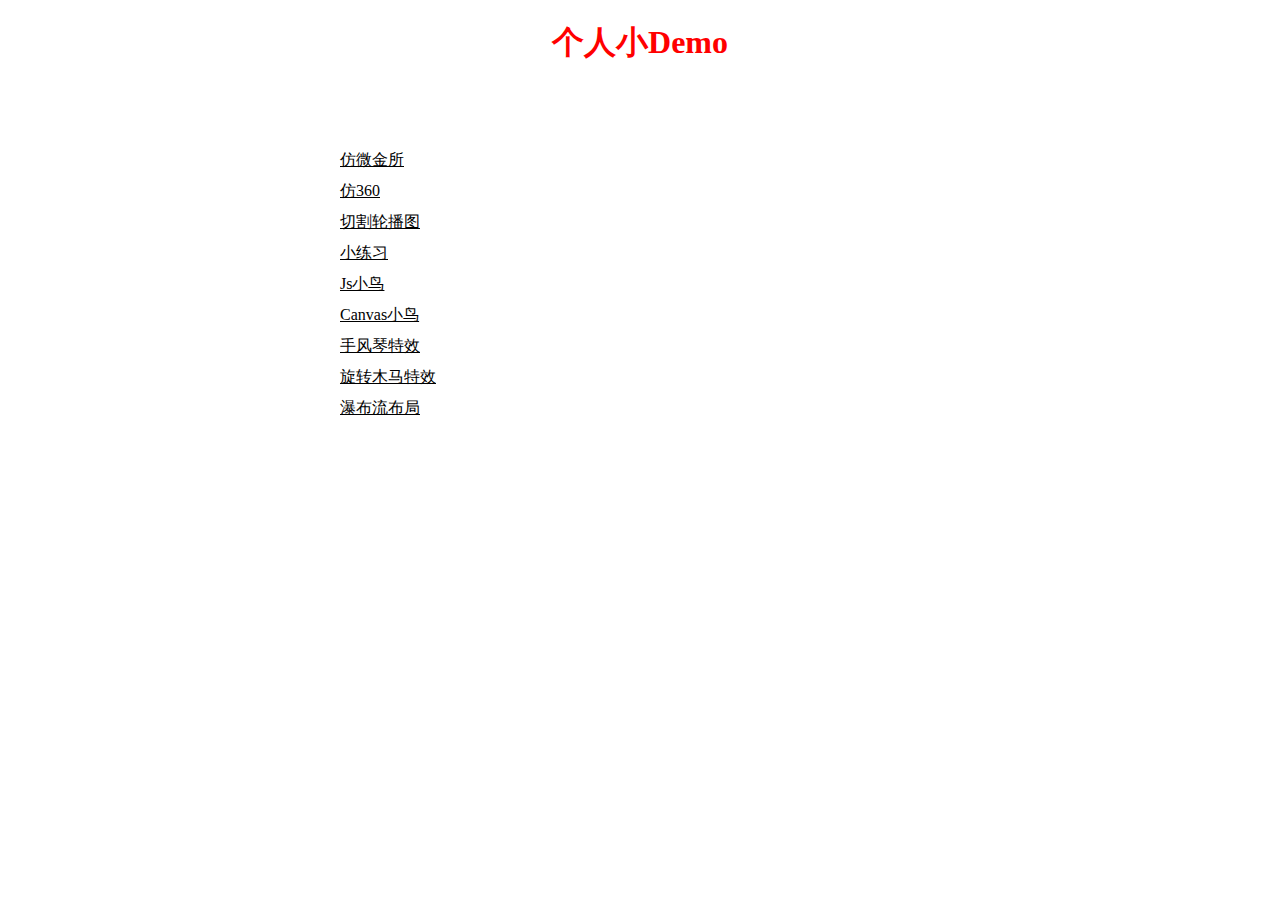
<file: index.html>
<!DOCTYPE html>
<html lang="en">
    <head>
        <meta charset="utf-8">
        <title>个人小Demo</title>
        <style type="text/css">
        	h1{
        		color: red;
        		text-align: center;
        	}
        	.nav{
        		width: 800px;
        		margin: 70px auto;
        	}
        	.nav ul{
        		margin: 0;
        		padding: 0;
        		list-style: none;
        	}
        	.nav li{
				width: 100%;
				height: 16px;
				float: left;
				margin-left: 100px;
				font-size: 16px;
				margin-top: 15px;
        	}
        	a{
        		color: black;
        	} 
        	a:hover{
        		text-decoration: none;
        		color: red;
        	}
        </style>
    </head>
    <body>
    	<h1>个人小Demo</h1>
    	<div class="nav">
    		<ul>
    			<li><a href="./仿微金所/index.html">仿微金所</a></li>
    			<li><a href="./仿360/index.html">仿360</a></li>
    			<li><a href="./切割轮播图/index.html">切割轮播图</a></li>
    			<li><a href="./小练习/index.html">小练习</a></li>
    			<li><a href="./小鸟/Js/FlappyBirdJS.html">Js小鸟</a></li>
    			<li><a href="./小鸟/Canvas/flappy_bird改造.html">Canvas小鸟</a></li>
    			<li><a href="./手风琴特效/DemoJS.html">手风琴特效</a></li>
    			<li><a href="./旋转木马特效/demo.html">旋转木马特效</a></li>
    			<li><a href="./瀑布流布局/index.html">瀑布流布局</a></li>
    		</ul>
    	</div>
    </body>
</html>
</file>
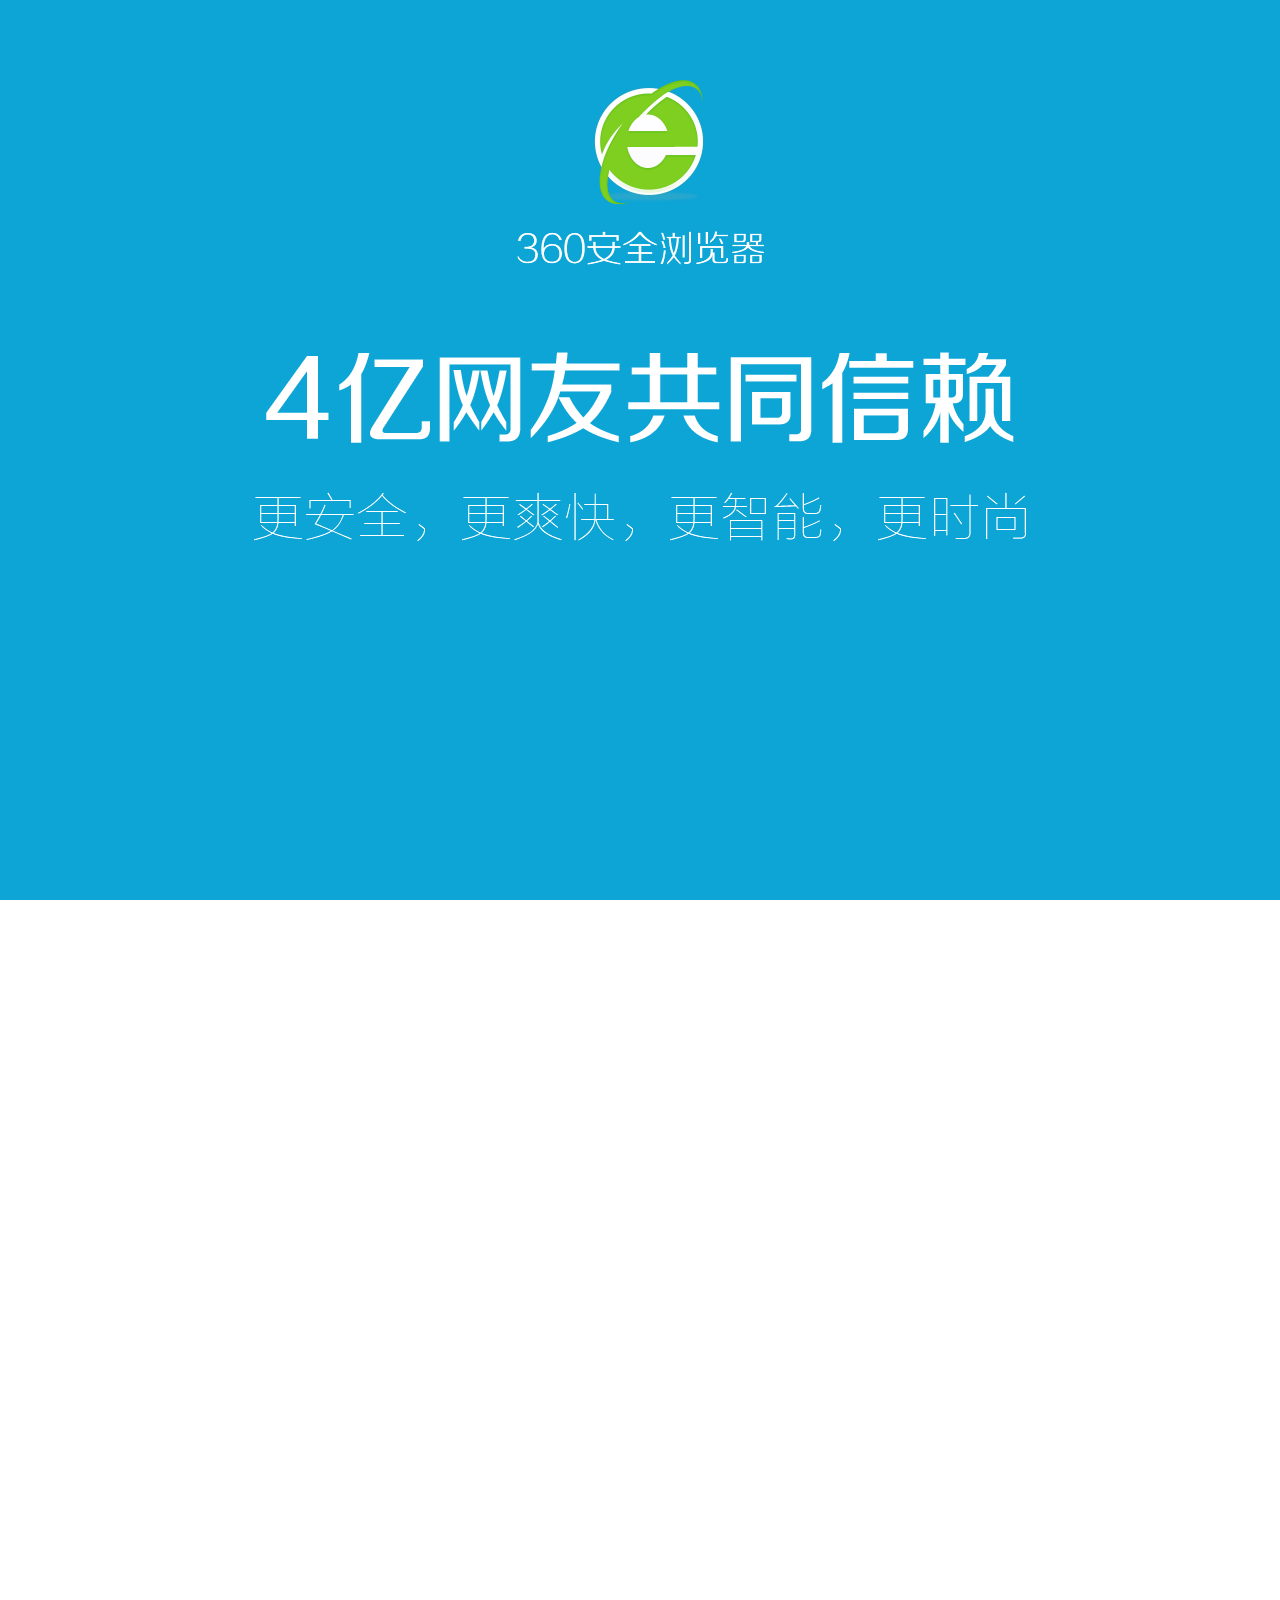
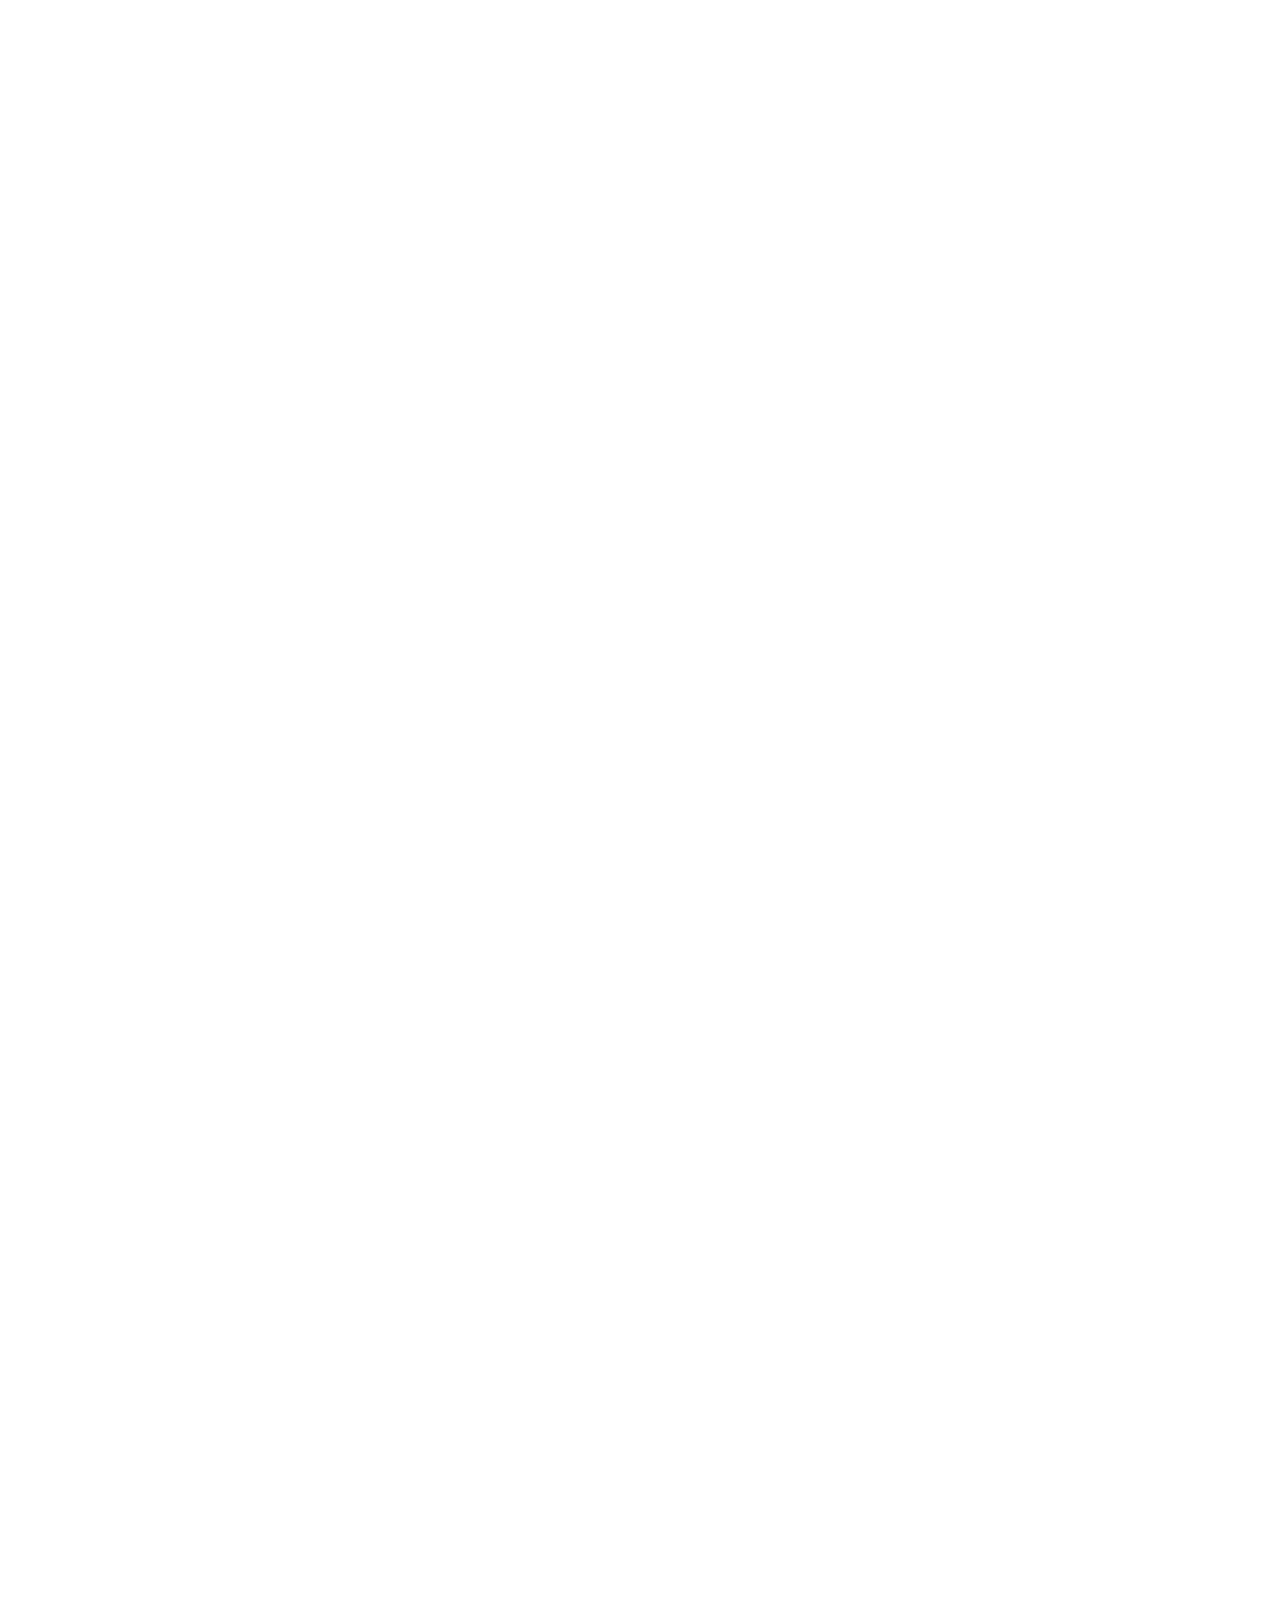
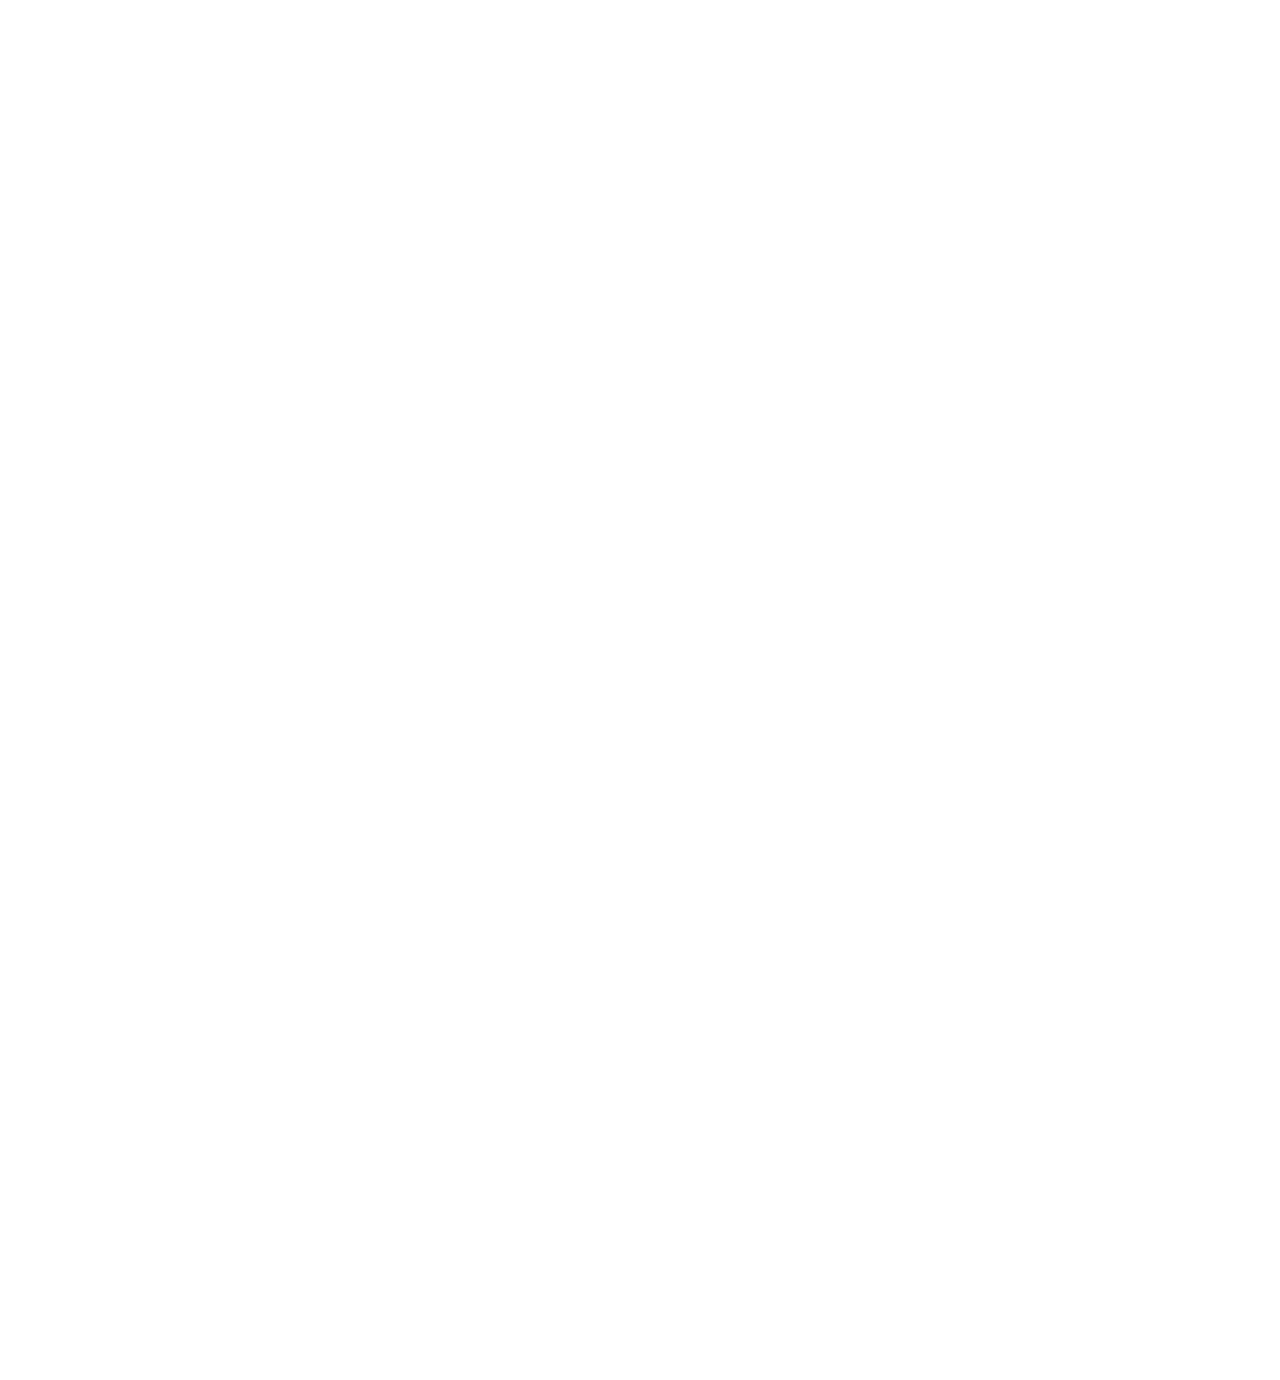
<file: 仿360/index.html>
<!DOCTYPE html>
<html lang="en">
<head>
	<meta charset="UTF-8">
	<title>360</title>
	<link rel="stylesheet" href="./css/main.css">
</head>
<body>
	<div id="fullpage">
		<!-- 第一屏 -->
		<div class="section first">
			<!-- LOGO -->
			<div class="logo"></div>
			<!-- 文字 -->
			<div class="text">
				<img src="./images/text_1.png" alt="">
				<img src="./images/text_2.png" alt="">
				<img src="./images/text_3.png" alt="">
				<img src="./images/text_4.png" alt="">
				<img src="./images/text_5.png" alt="">
				<img src="./images/text_6.png" alt="">
				<img src="./images/text_7.png" alt="">
				<img src="./images/text_8.png" alt="">
			</div>
			<!-- 信息 -->
			<div class="info"></div>
		</div>
		<!-- 第二屏 -->
		<div class="section second">
			<!-- 盾牌 -->
			<div class="shield">
				<img src="./images/shield_1.png" alt="">
				<img src="./images/shield_2.png" alt="">
				<img src="./images/shield_3.png" alt="">
				<img src="./images/shield_4.png" alt="">
				<img src="./images/shield_5.png" alt="">
				<img src="./images/shield_6.png" alt="">
				<img src="./images/shield_7.png" alt="">
				<img src="./images/shield_8.png" alt="">
				<img src="./images/shield_9.png" alt="">
			</div>
			<!-- 信息 -->
			<div class="info"></div>
		</div>
		<!-- 第三屏 -->
		<div class="section third">
			<!-- 信息 -->
			<div class="info"></div>
			<!-- 圆环 -->
			<div class="circle"></div>
			<!-- 火箭 -->
			<div class="rocket"></div>
		</div>
		<!-- 第四屏 -->
		<div class="section fourth">
			<!-- 搜索 -->
			<div class="search">
				<div class="key"></div>
				<div class="input"></div>
				<div class="wrap">
					<div class="result"></div>
				</div>
			</div>
			<!-- 信息 -->
			<div class="info"></div>
		</div>
		<!-- 第五屏 -->
		<div class="section fifth">
			<!-- 信息 -->
			<div class="info"></div>
			<!-- 浏览器 -->
			<div class="broswer">
				<!-- 四边框 -->
				<div class="leftline"></div>
				<div class="topline"></div>
				<div class="rightline"></div>
				<div class="bottomline"></div>
				<!-- 工具栏 -->
				<div class="toolbar"></div>
				<!-- 边框盒子 -->
				<div class="box">
					<span></span>
				</div>
				<div class="line"></div>
				<!-- 其它 -->
				<div class="extra"></div>
			</div>
		</div>
	</div>
	<script src="./js/jquery.min.js"></script>
	<script src="./js/jquery.fullPage.min.js"></script>
	<script>
		$('#fullpage').fullpage({
			// 设置背景色
			sectionsColor : ['#0da5d6', '#2AB561', '#DE8910', '#16BA9D', '#0DA5D6'],
			afterLoad: function (anchorLink, index) {
				$('.section').removeClass('current');
				
				// 延时100毫秒执行
				setTimeout(function () {
					$('.section').eq(index - 1).addClass('current');
				}, 100);
			}
		});
	</script>
</body>
</html>
</file>
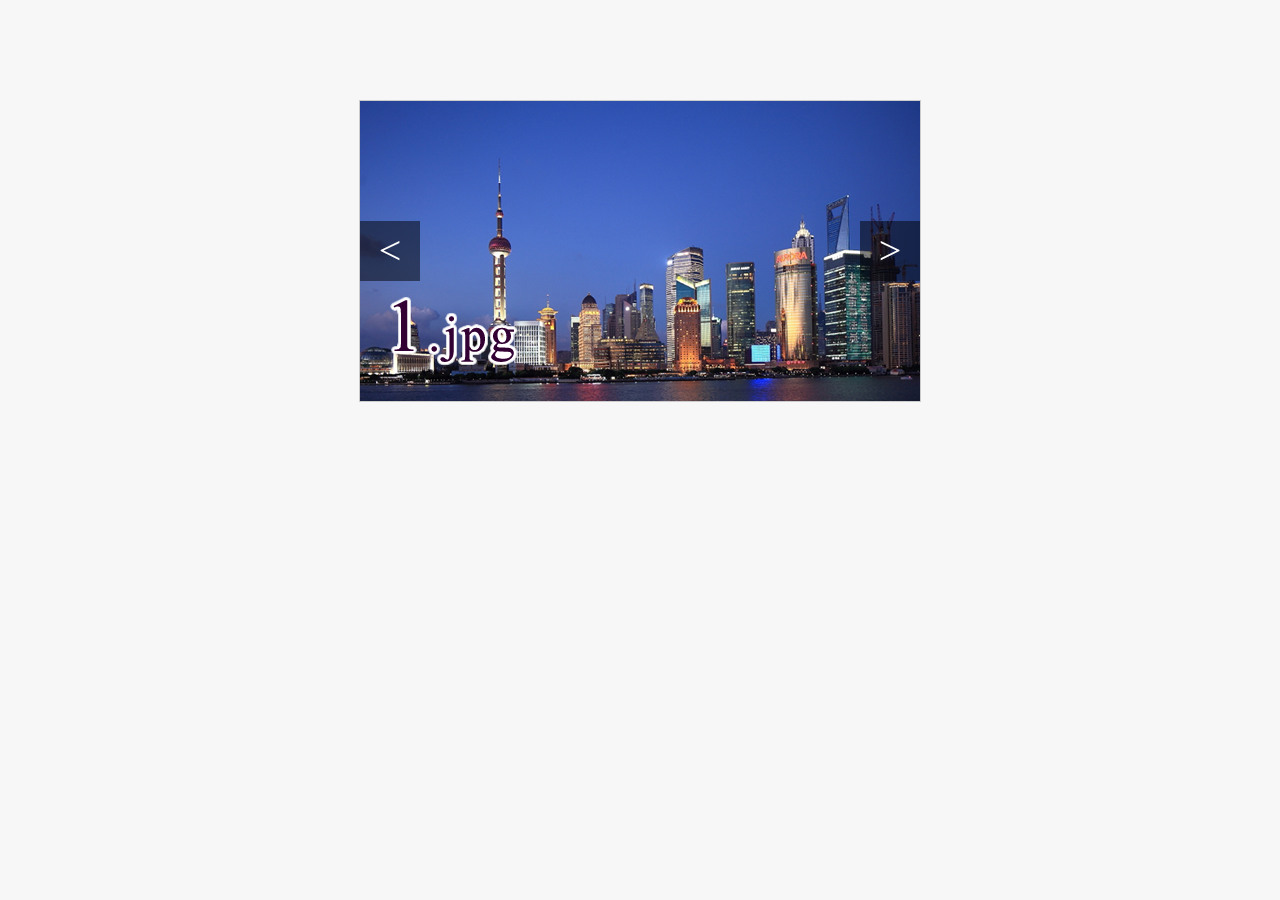
<file: 切割轮播图/index.html>
<!DOCTYPE html>
<html lang="en">
<head>
	<meta charset="UTF-8">
	<title>CSS3 3D切割轮播图</title>
	<style>
		body {
			margin: 0;
			padding-top: 0;
			background-color: #F7F7F7;
		}

		ul {
			height: 100%;
			margin: 0;
			padding: 0;
			list-style: none;
		}

		.view {
			width: 560px;
			height: 300px;
			margin: 100px auto;
			border: 1px solid #CCC;
			position: relative;
		}

		li {
			position: absolute;
			top: 0;
			width: 112px;
			height: 100%;
			background-color: green;
			transform-style: preserve-3d;
			transition: all 1s;
		}

		li:nth-child(1) {
			left: 0;
		}

		li:nth-child(2) {
			left: 112px;
		}

		li:nth-child(3) {
			left: 224px;
		}

		li:nth-child(4) {
			left: 336px;
		}

		li:nth-child(5) {
			left: 448px;
		}

		li span {
			position: absolute;
			top: 0;
			left: 0;
			display: block;
			width: 112px;
			height: 300px;
		}

		li span:nth-child(1) {
			background: url(./images/1.jpg);
			transform: translateZ(150px);
		}

		li span:nth-child(2) {
			background: url(./images/2.jpg);
			transform: rotateX(90deg) translateZ(150px);
		}

		li span:nth-child(3) {
			background: url(./images/3.jpg);
			transform: rotateX(180deg) translateZ(150px);
		}

		li span:nth-child(4) {
			background: url(./images/4.jpg);
			transform: rotateX(270deg) translateZ(150px);
		}

		li:nth-child(2) span {
			background-position: -112px 0;
		}

		li:nth-child(3) span {
			background-position: -224px 0;
		}

		li:nth-child(4) span {
			background-position: -336px 0;
		}

		li:nth-child(5) span {
			background-position: -448px 0;
		}


		/*按钮*/
		.prev, .next {
			display: block;
			width: 60px;
			height: 60px;
			text-align: center;
			line-height: 60px;
			margin-top: -30px;
			font-size: 40px;
			color: #FFF;
			text-decoration: none;
			background-color: rgba(0, 0, 0, 0.5);
			position: absolute;
			top: 50%;
		}

		.next {
			right: 0;
		}

	</style>
</head>
<body>
	<div class="view">
		<ul>
			<li>
				<span></span>
				<span></span>
				<span></span>
				<span></span>
			</li>
			<li>
				<span></span>
				<span></span>
				<span></span>
				<span></span>
			</li>
			<li>
				<span></span>
				<span></span>
				<span></span>
				<span></span>
			</li>
			<li>
				<span></span>
				<span></span>
				<span></span>
				<span></span>
			</li>
			<li>
				<span></span>
				<span></span>
				<span></span>
				<span></span>
			</li>
		</ul>
		<a href="javascript:;" class="prev">&lt;</a>
		<a href="javascript:;" class="next">&gt;</a>
	</div>
	<script src="./js/jquery.min.js"></script>
	<script>
		// 全局索引
		var current = 0;

		// 上一张
		$('.prev').on('click', function () {

			current++;

			$('li').each(function (key) {
				// key 0 1 2 3 4 
				$(this).css({
					'transform': 'rotateX(' + current * 90 + 'deg)',
					'transition-delay': key * 0.25 + 's'
				});
			});
		});

		// 下一张
		$('.next').on('click', function () {

			current--;

			$('li').each(function (key) {
				// 
				$(this).css({
					'transform': 'rotateX(' + current * 90 + 'deg)',
					'transition-delay': key * 0.25 + 's'
				});
			});
		});
	</script>
</body>
</html>
</file>
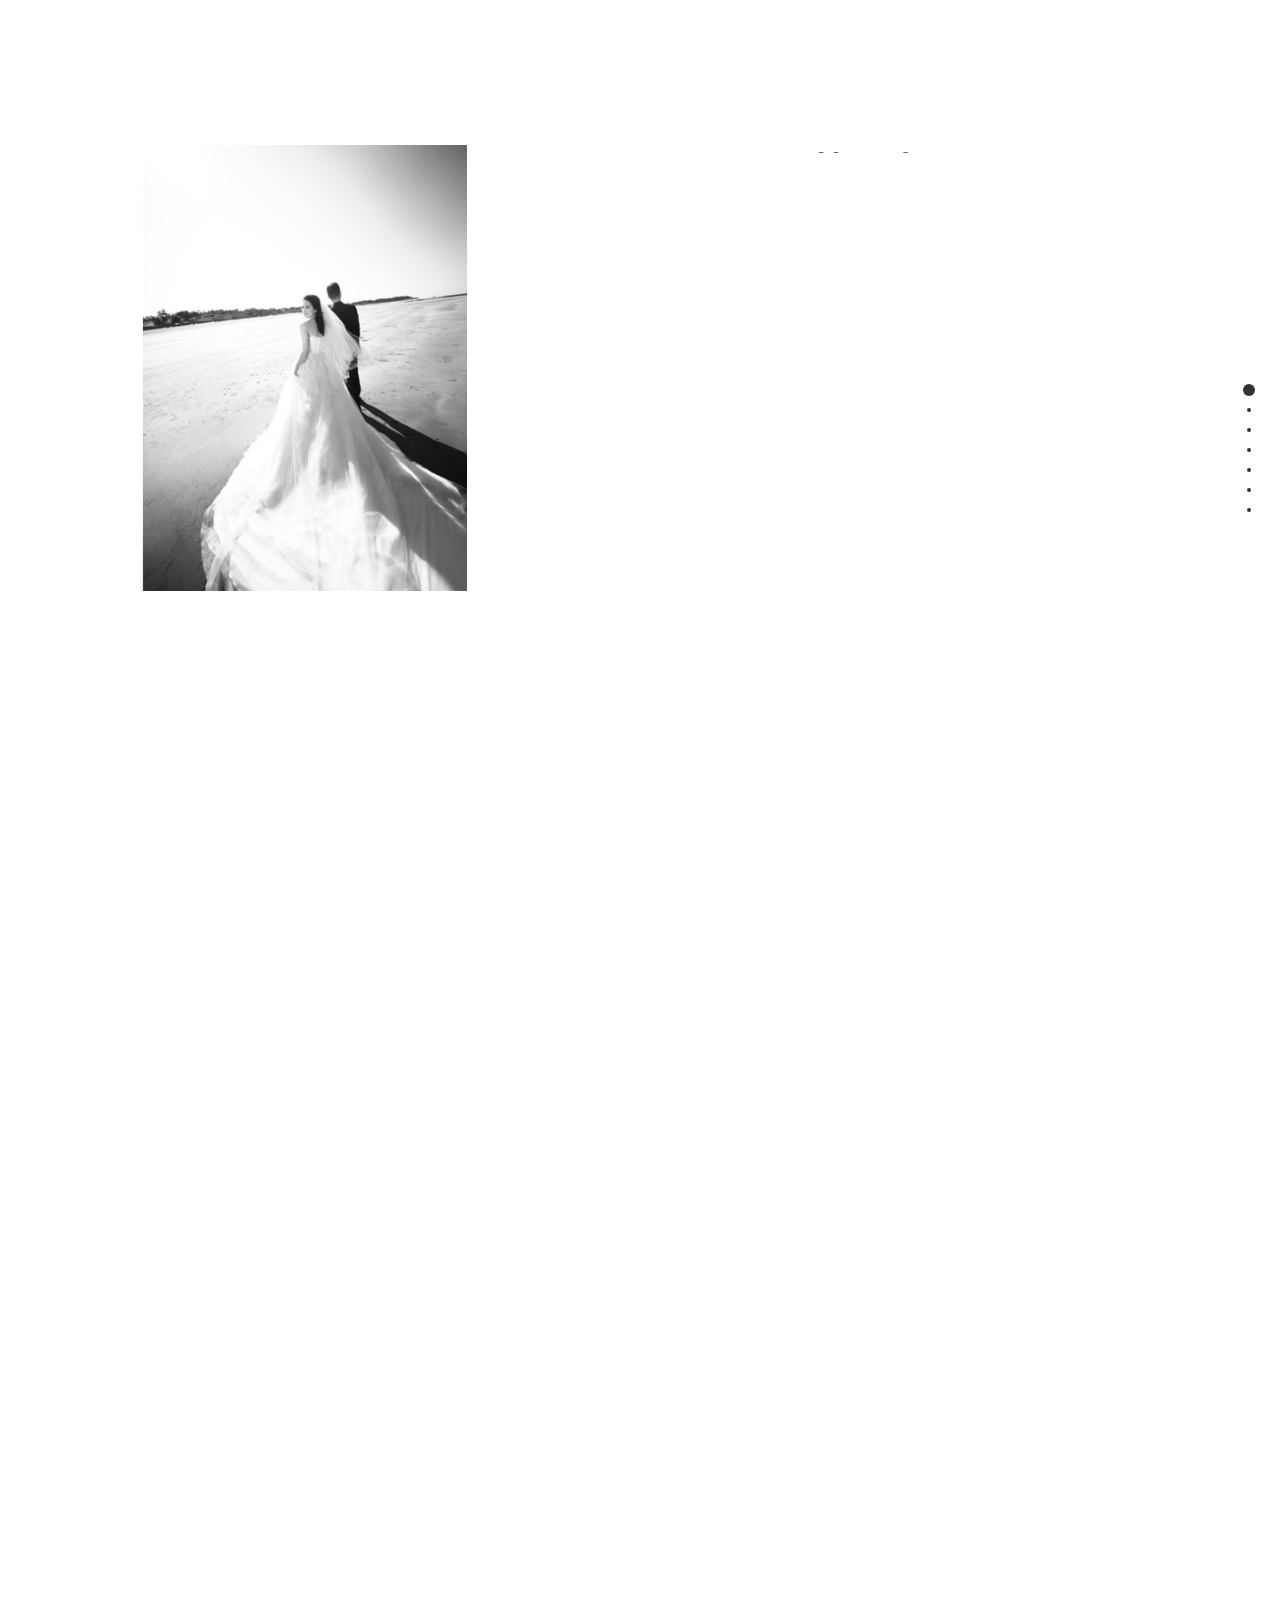
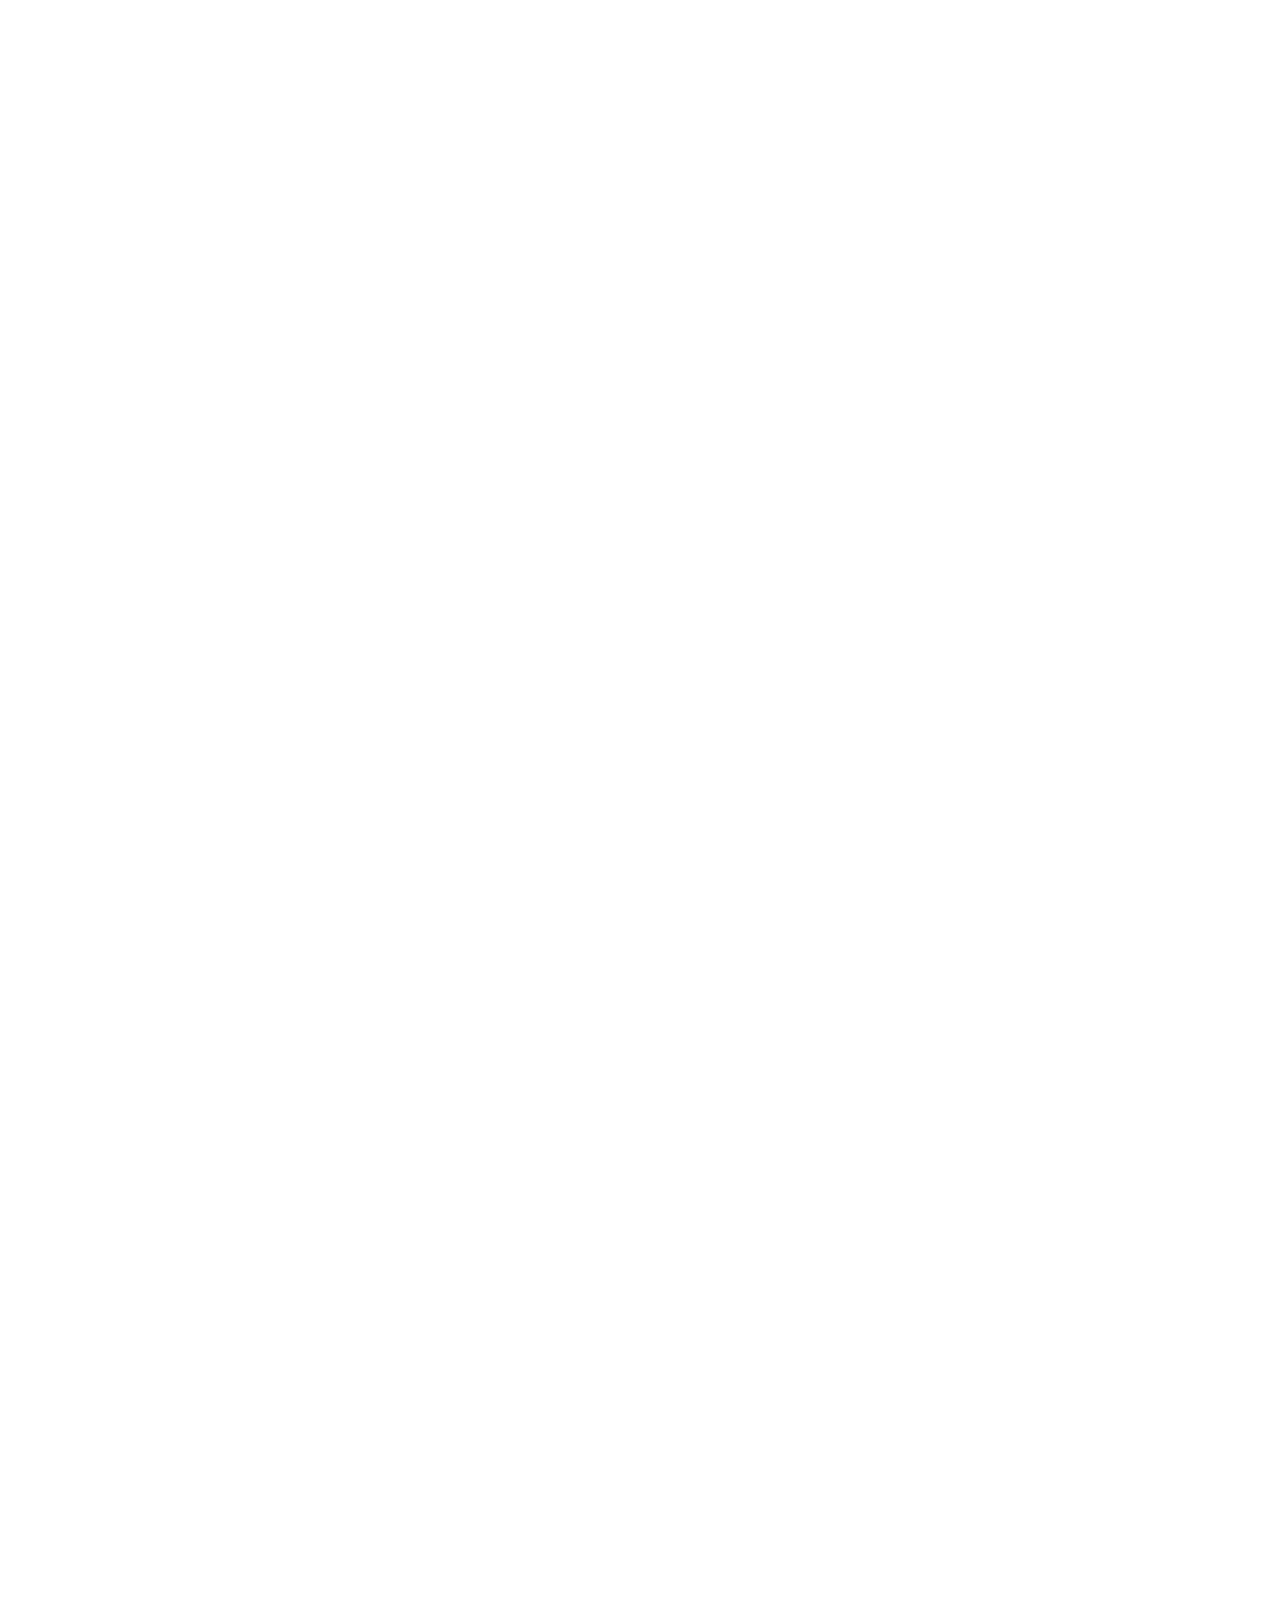
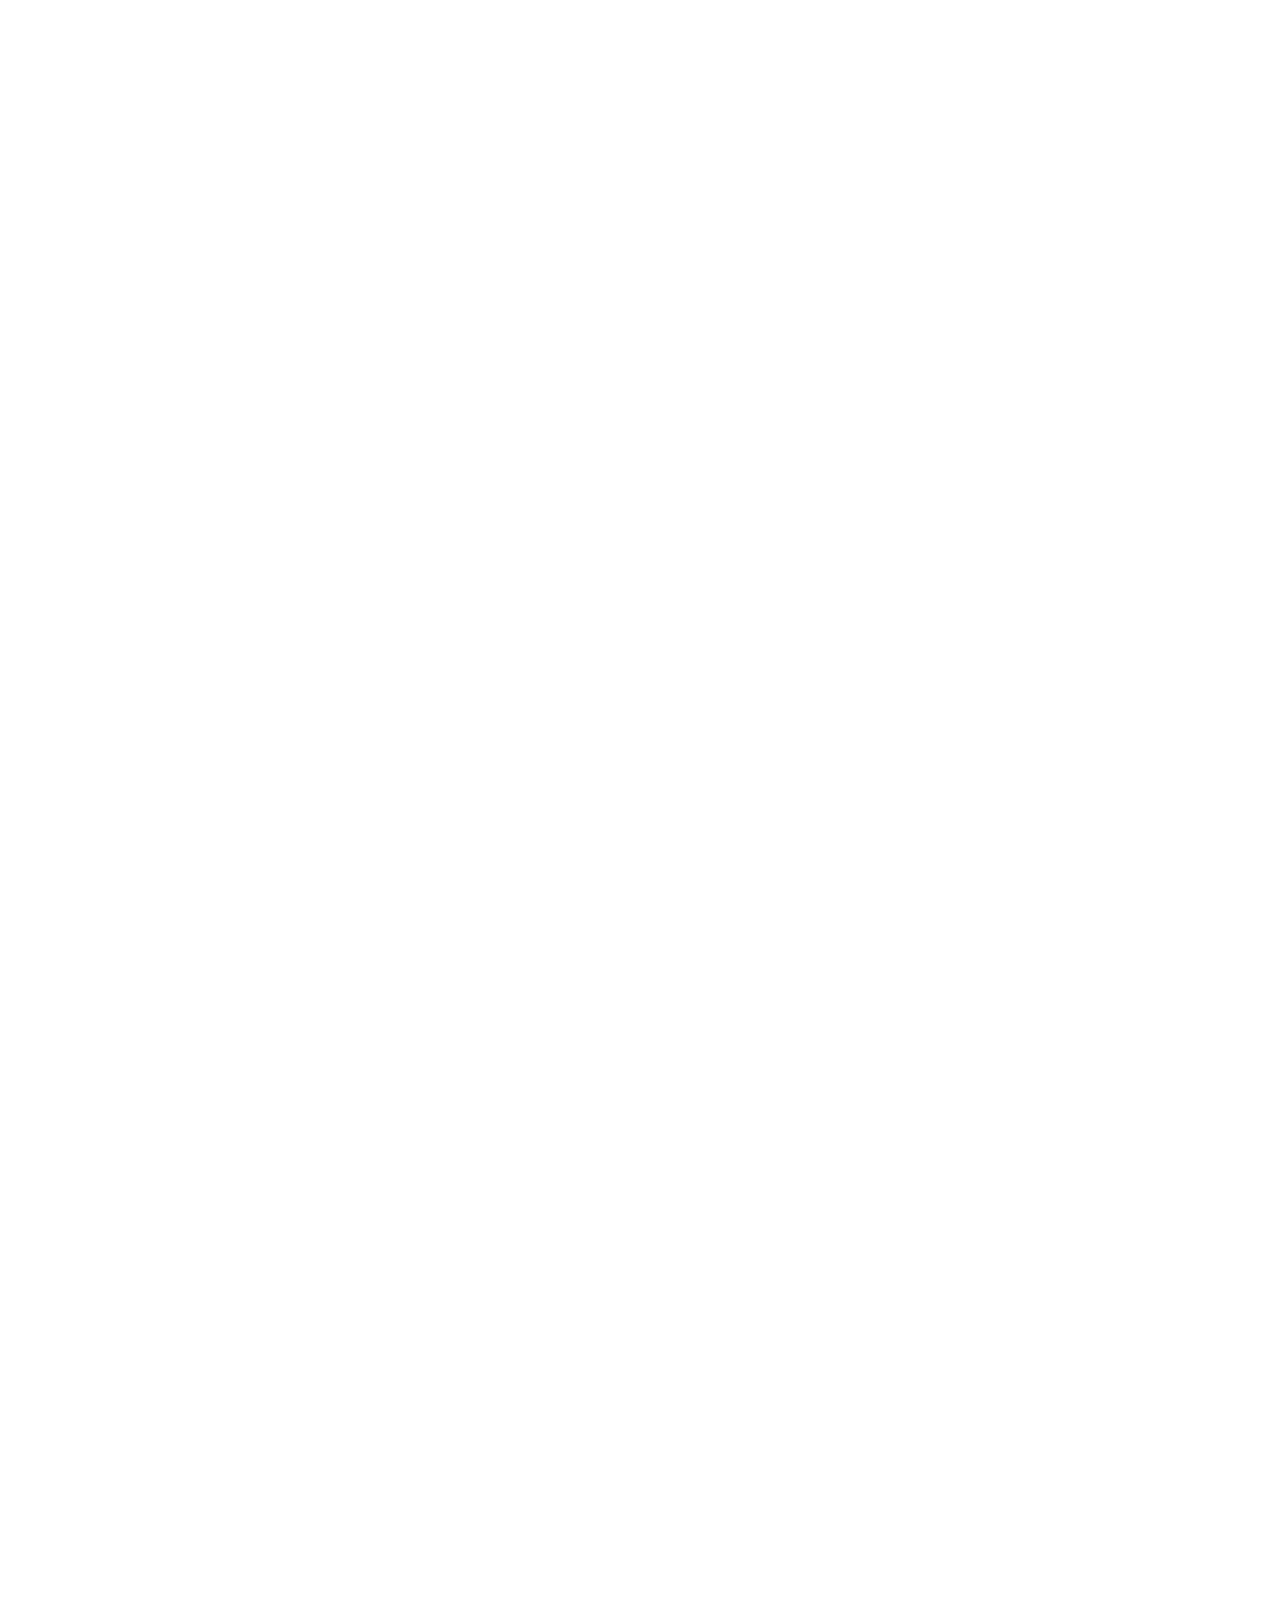
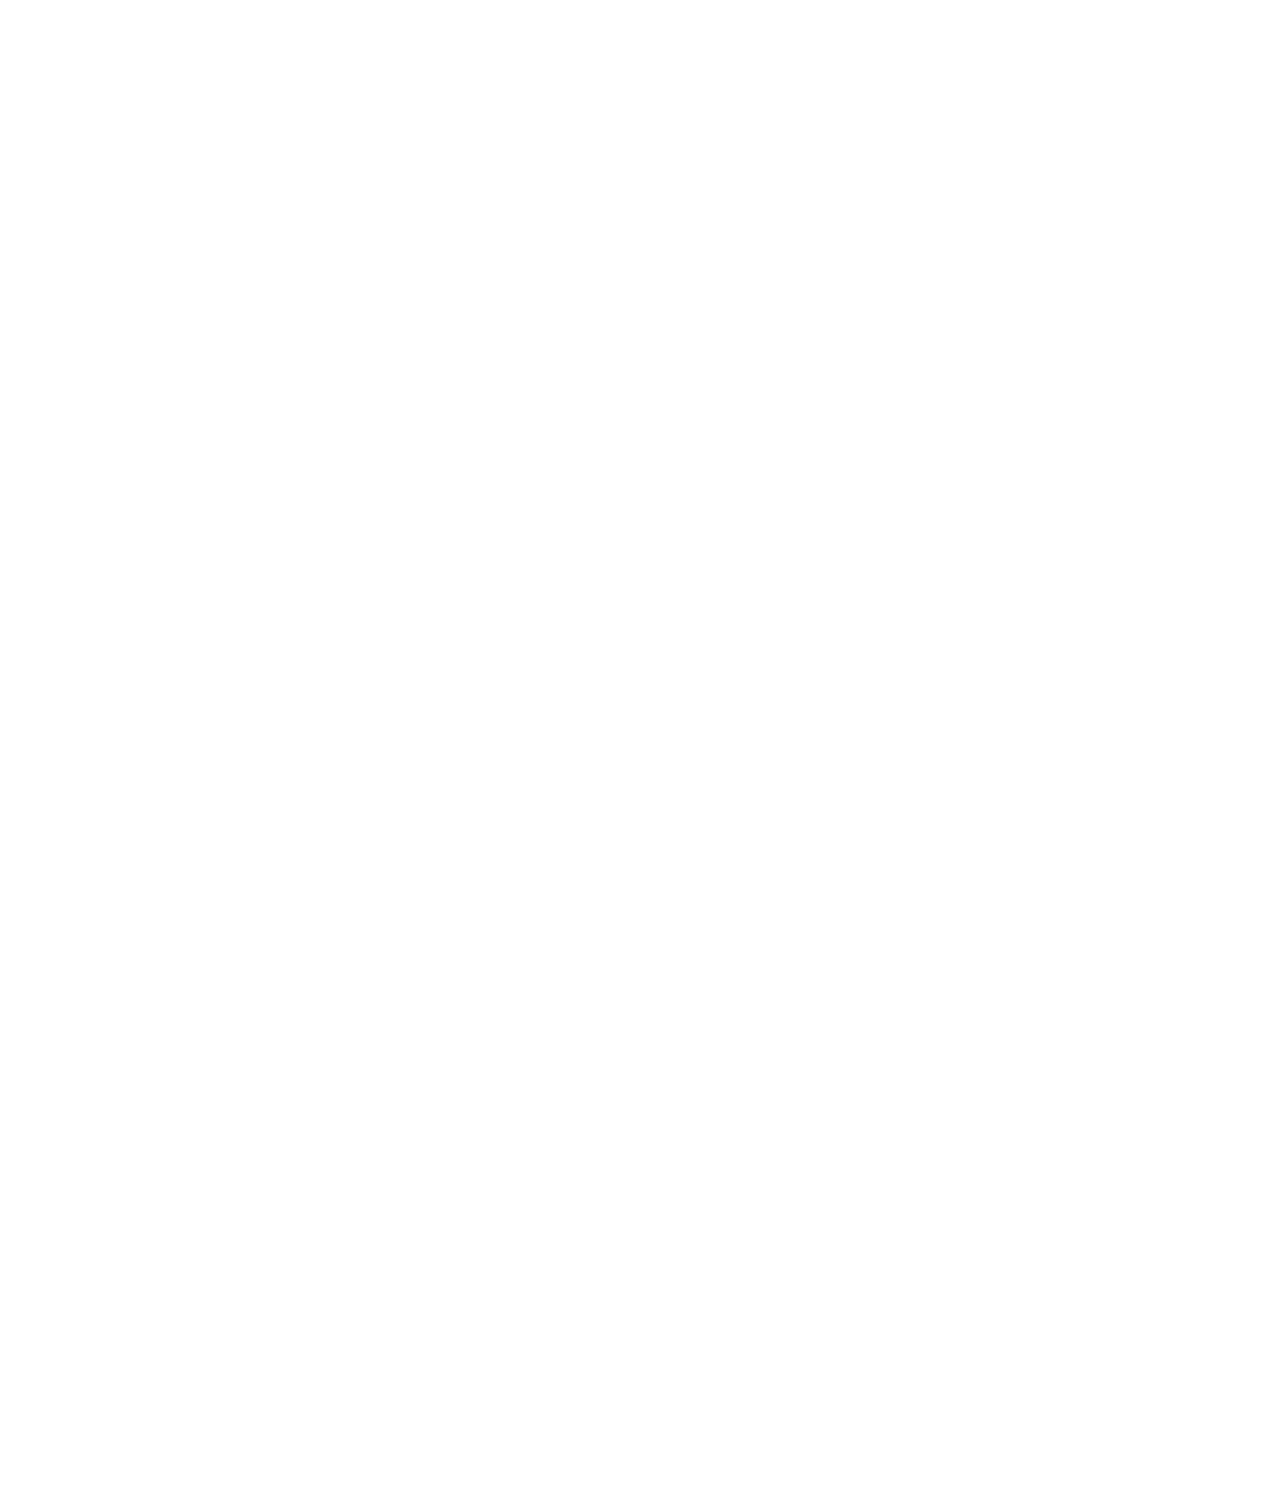
<file: 小练习/index.html>
<!DOCTYPE html>
<html lang="en">
<head>
    <meta charset="UTF-8">
    <title></title>
    <script src="js/jquery-1.12.2.js"></script>
    <script src="js/jquery.fullPage.js"></script>
    <link rel="stylesheet" href="js/jquery.fullPage.css"/>

    <script>
        $(function () {
            $("#fullpage").fullpage({
                sectionsColor: ["#fff","#fff", "#fff", "#fff", "#fff","#fff","#fff"],
                navigation: true,
                slidesNavigation: true,
                navigationTooltips: ['bxl',"intro", 'sxy', 'fxr', 'hq', 'ctt','jzp', 'wqOrzsx',],
            });

            setInterval(function () {
                $.fn.fullpage.moveSlideRight();
            }, 2000);


        });
    </script>
    <!--screen-one-three 开始-->
    <link rel="stylesheet" href="css/flower.css"/>
    <script src="js/flower.js"></script>
    <!--screen-one-three结束-->

    <!--screen-two开始-->
    <link rel="stylesheet" href="css/sxy_base.css">
    <link rel="stylesheet" href="css/baguettebox.min.css">
    <link rel="stylesheet" href="css/lrtk.css">
    <script src="js/baguettebox.min.js"></script>
    <!--screen-two结束-->

    <!--screen-four开始-->
    <link rel="stylesheet" href="css/jzp.css"/>
    <script src="js/jzp.js"></script>
    <!--screen-four结束-->

    <!--screen-five开始-->
    <link rel="stylesheet" href="css/css-chen.css">
    <link rel="stylesheet" href=css/base-chen.css>
    <script src=js/js-chen.js></script>
    <!--screen-five结束-->

    <!--screen-six开始-->
    <link rel="stylesheet" href="css/one-screen.css">
    <script src=js/one-screen.js></script>
    <!--screen-six结束-->

    <!--screen-seven开始-->
    <link rel="stylesheet" href="css/bld.css">
    <script src=js/bldwq.js></script>
    <!--screen-seven结束-->

    <!--introdce开始-->
    <link rel="stylesheet" href="css/introduce.css">
    <!--introdce结束-->


</head>
<body>

<div id="fullpage">
    <div class="section" id="one">
        <div class="introduce">
            <img src="images/introduce.jpg" alt=""/>

            <div class="content">
                <h1 id="title">MiLan Wedding Show</h1>

                <p>
                    It is a long established fact that a reader will be distracted by the readable content of a page when
                    looking at its layout. The point of using Lorem Ipsum is that it has a more-or-less normal distribution of
                    letters, as opposed to using 'Content here, content here', making it look like readable English.
                </p>

                <p>Many desktop publishing packages and web page editors now use Lorem Ipsum as their default model text , and a
                    search for 'lorem ipsum' will uncover many web sites still in their infancy. Various versions have evolved
                    over the years, sometimes by accident, sometimes on purpose, There are many variations of passages of Lorem
                    Ipsum available, but the majority have suffered alteration in some form, by injected humour, or randomised
                    words which don't look even slightly believable. If you are going to

                </p>
                <p>Many desktop publishing packages and web page editors now use Lorem Ipsum as their default model text , and a
                    search for 'lorem ipsum' will uncover many web sites still in their infancy. Various versions have evolved
                    over the years, sometimes by accident, sometimes on purpose, There are many variations of passages of Lorem
                    Ipsum available, but the majority have suffered alteration in some form, by injected humour, or randomised
                    words which don't look even slightly believable. If you are going to

                </p>
                <p>Many desktop publishing packages and web page editors now use Lorem Ipsum as their default model text , and a
                    search for 'lorem ipsum' will uncover many web sites still in their infancy. Various versions have evolved
                    over the years, sometimes by accident, sometimes on purpose, There are many variations of passages of Lorem
                    Ipsum available, but the majority have suffered alteration in some form, by injected humour, or randomised
                    words which don't look even slightly believable. If you are going to

                </p>
                <p>Many desktop publishing packages and web page editors now use Lorem Ipsum as their default model text , and a
                    search for 'lorem ipsum' will uncover many web sites still in their infancy. Various versions have evolved


                </p>
            </div>
        </div>
        <script>
            $(function () {
                $(".content").slideDown(10000);
            });
        </script>
    </div>
    <div class="section" id="one">
        <div class="sxy">
            <div class="baguetteBoxOne gallery">
                <a href="images/big/01.jpg" data-caption="Golden Gate Bridge"><img src="images/small/1-1.jpg"></a>
                <a href="images/big/02.jpg" title="Midnight City"><img src="images/small/1-2.jpg"></a>
                <a href="images/big/03.jpg"><img src="images/small/1-3.jpg"></a>
                <a href="images/big/04.jpg"><img src="images/small/1-4.jpg"></a>
                <a href="images/big/05.jpg"><img src="images/small/1-5.jpg"></a>
                <a href="images/big/06.jpg"><img src="images/small/1-6.jpg"></a>
                <a href="images/big/07.jpg"><img src="images/small/1-7.jpg"></a>
                <a href="images/big/08.jpg"><img src="images/small/1-8.jpg"></a>
            </div>

            <script>
                baguetteBox.run('.baguetteBoxOne', {
                    animation: 'fadeIn',
                });
            </script>

            <div class="service">
                <ul>
                    <li><a href="" title="米兰婚纱摄影 仙女湖独家外景拍摄韩式婚纱照 婚纱摄影工作室" target="_blank">
                        <div>
                            <img alt="米兰婚纱摄影 仙女湖独家外景拍摄韩式婚纱照 婚纱摄影工作室" src="images/20150705175814507.jpg"/>
                        </div>
                        <span>米兰婚纱摄影仙女湖独家外景拍摄</span>
                        <i>Milan wedding</i>
                        <b>3888<em>RMB</em></b>
                    </a>
                    </li>
                    <li><a href="#" title="中国最美乡村婺源油菜花古镇婚纱照团购活动" target="_blank">
                        <div>
                            <img alt="中国最美乡村婺源油菜花古镇婚纱照团购活动" src="images/20150705180239003.jpg"/>
                        </div>
                        <span>中国最美乡村婺源油菜花古镇婚纱照</span>
                        <i>Milantg</i>
                        <b>4999<em>RMB</em></b>
                    </a>
                    </li>

                    <li><a href="#" title="厦门3天2夜旅游拍摄天猫聚划算4399" target="_blank">
                        <div>
                            <img alt="厦门3天2夜旅游拍摄天猫聚划算4399" src="images/20150705175814507.jpg"/></div>
                        <span>厦门3天2夜旅游拍摄天猫聚划算439</span>
                        <i>Xiamen tourism photography </i>
                        <b>4399<em>RMB</em></b>
                    </a>
                    </li>
                    <li><a href="#" title="厦门至尊3天2晚拍摄套系" target="_blank">
                        <div>
                            <img alt="厦门至尊3天2晚拍摄套系" src="images/20150705175916948.jpg"/>
                        </div>
                        <span>厦门至尊3天2晚拍摄套系</span>
                        <i>Xiamen Zhizun 3 days 2 nights</i>
                        <b>7999<em>RMB</em></b>
                    </a>
                    </li>
                    <li><a href="#" title="三亚3天2夜婚纱旅游摄影" target="_blank">
                        <div>
                            <img alt="三亚3天2夜婚纱旅游摄影" src="images/20150705175938770.jpg"/>
                        </div>
                        <span>三亚3天2夜婚纱旅游摄影</span>
                        <i>Sanya 3 days 2 nights</i>
                        <b>4999<em>RMB</em></b>
                    </a>
                    </li>
                </ul>
            </div>
        </div>
    </div>
    <div class="section" id="one">
        <div class="fxr">
            <nav id="main_nav" class="border_bottom">
                <ul class="navigation">
                    <li class="first_child_menu"><a href="#">Flowers</a></li>
                </ul>
            </nav>

            <div id="container_page">
                <!-- The top of the page containing the news and an left images -->
                <div id="top_item">
                    <img class="float_left w53" src="images/box1-top.png" alt="insert the text here"/>
                    <!-- box of the news -->
                    <article id="news">
                        <a href="#">
                            <img class="important_news" src="images/news.png" alt="icone news">

                            <img class="intro" src="images/intro.jpg" alt="news">

                            <h3 class="subtitle" style="color: grey;font-size: 15px">flowers info</h3>

                            <h1 class="title" style="color: grey;font-size: 15px">Wedding's flowers</h1>

                            <h3 style="color: grey;font-size: 15px">捧花介绍</h3>
                        </a>
                    </article>
                    <div class="clear"></div>
                    <!-- end of the box of the news -->
                </div>
            </div>


            <div class="pic-container">
                <div class="container" id="containerOne">
                    <div class="mask">

                    </div>
                    <div class="text">
                        <p>❤</p>

                        <p>粉嫩蜜桃橘色捧花</p>
                    </div>
                    <img src="images/flowers1.png" width="150" height="140"/>

                </div>

                <div class="container">
                    <div class="mask">

                    </div>
                    <div class="text">
                        <p>❤</p>

                        <p>莓果蔬食点缀捧花</p>
                    </div>
                    <img src="images/flowers2.png" width="150" height="140"/>

                </div>

                <div class="container">
                    <div class="mask">

                    </div>
                    <div class="text">
                        <p>❤</p>

                        <p>飘逸长绸带捧花</p>
                    </div>
                    <img src="images/flowers3.png" width="150" height="140"/>
                    <!--<div class="mask">-->

                    <!--</div>-->
                </div>
                <div class="container">
                    <div class="mask">

                    </div>
                    <div class="text">
                        <p>❤</p>

                        <p>手捧绑带式捧花</p>
                    </div>
                    <img src="images/flowers4.png" width="150" height="140"/>
                    <!--<div class="mask">-->

                    <!--</div>-->
                </div>

                <div class="container">
                    <div class="mask">

                    </div>
                    <div class="text">
                        <p>❤</p>

                        <p>长绸带公主捧花</p>
                    </div>
                    <img src="images/flowers5.png" width="150" height="140"/>
                    <!--<div class="mask">-->

                    <!--</div>-->
                </div>
                <div class="container">
                    <div class="mask">

                    </div>
                    <div class="text">
                        <p>❤</p>

                        <p>粉色和橘色的搭配，更有层次感</p>
                    </div>
                    <img src="images/flowers6.png" width="150" height="140"/>
                    <!--<div class="mask">-->

                    <!--</div>-->
                </div>
                <div class="container">
                    <div class="mask">

                    </div>
                    <div class="text">
                        <p>❤</p>

                        <p>莓果蔬食搭配鲜花，更有新意！</p>
                    </div>
                    <img src="images/flowers7.png" width="150" height="140"/>
                </div>
                <div class="container">
                    <div class="mask">

                    </div>
                    <div class="text">
                        <p>❤</p>

                        <p>飘逸长绸带，让鲜花飘起来</p>
                    </div>
                    <img src="images/flowers8.png" width="150" height="140"/>
                    <!--<div class="mask">-->

                    <!--</div>-->
                </div>
                <div class="container">
                    <div class="mask">

                    </div>
                    <div class="text">
                        <p>❤</p>

                        <p>以饰品装饰，别具新意</p>
                    </div>
                    <img src="images/flowers9.png" width="150" height="140"/>
                    <!--<div class="mask">-->

                    <!--</div>-->
                </div>
                <div class="container">
                    <div class="mask">

                    </div>
                    <div class="text">
                        <p>❤</p>

                        <p>海星发配，别具巧心</p>
                    </div>
                    <img src="images/flowers10.png" width="150" height="140"/>
                    <!--<div class="mask">-->

                    <!--</div>-->
                </div>
            </div>
        </div>
    </div>
    <div class="section" id="three">
        <div id="one-screen-HQ">
            <div>
                <img src="images/ScreenClip13.png" width="1200px" height="662px" alt=""/>
            </div>
            <div id="one-1">
                <img src="images/ScreenClip2.png" alt=""/>
            </div>
            <div id="one-2">
                <img src="images/one-06.jpg" alt=""/>
            </div>
            <div id="one-3">
                <img src="images/ScreenClip5.png" alt=""/>
            </div>
            <div id="one-4">
                <img src="images/ScreenClip4.png" alt=""/>
            </div>
            <div id="one-9">
                <img src="images/ScreenClip9.png" alt=""/>
            </div>
            <div id="one-5">
                <img src="images/ScreenClip3.png" alt=""/>
            </div>
            <div id="one-6">
                <img src="images/ScreenClip6.png" alt=""/>
            </div>
            <div id="one-7">
                <img src="images/ScreenClip7.png" alt=""/>
            </div>
            <div id="one-8">
                <img src="images/ScreenClip8.png" alt=""/>
            </div>

            <div id="one-10">
                <img src="images/ScreenClip10.png" alt=""/>
            </div>
            <div id="one-11">
                <img src="images/ScreenClip11.png" alt=""/>
            </div>
            <div id="one-12">
                <img src="images/ScreenClip12.png" alt=""/>
            </div>
        </div>
    </div>
    <div class="section" id="one">
        <div class="ctt">
            <div class="main">
                <ul>
                    <li>
                        <div class="photo"><img src="images/c-1.jpg"/></div>
                        <div class="rsp"></div>
                        <div class="text"><a href=""><h3>蔷薇之恋</h3>

                            <div>POST TIME :2016.05.20</div>
                            ></a></div>
                    </li>
                    <li>
                        <div class="photo"><img src="images/c-2.jpg"/></div>
                        <div class="rsp"></div>
                        <div class="text"><a href=""><h3>小确幸</h3>

                            <div>POST TIME :2016.05.20</div>
                        </a></div>
                    </li>
                    <li>
                        <div class="photo"><img src="images/c-3.jpg"/></div>
                        <div class="rsp"></div>
                        <div class="text"><a href=""><h3>暮色蜜语</h3>

                            <div>POST TIME :2016.05.20</div>
                        </a></div>
                    </li>
                    <li>
                        <div class="photo"><img src="images/c-4.jpg"/></div>
                        <div class="rsp"></div>
                        <div class="text"><a href=""><h3>十足趣味</h3>

                            <div>POST TIME :2016.05.20</div>
                        </a></div>
                    </li>
                    <li>
                        <div class="photo"><img src="images/c-5.jpg"/></div>
                        <div class="rsp"></div>
                        <div class="text"><a href=""><h3>人间四月天</h3>

                            <div>POST TIME :2016.05.20</div>
                        </a></div>
                    </li>
                    <li>
                        <div class="photo"><img src="images/c-6.jpg"/></div>
                        <div class="rsp"></div>
                        <div class="text"><a href=""><h3>我们的约会</h3>

                            <div>POST TIME :2016.05.20</div>
                        </a></div>
                    </li>
                    <li>
                        <div class="photo"><img src="images/c-7.jpg"/></div>
                        <div class="rsp"></div>
                        <div class="text"><a href=""><h3>主君的午餐</h3>

                            <div>POST TIME :2016.05.20</div>
                        </a></div>
                    </li>

                </ul>
            </div>
        </div>
    </div>
    <div class="section" id="five">
        <div id="jzp">
            <ul id="imgList">
                <li><img src="images/jzp_20160506200544021.jpg">
                    <ins></ins>
                </li>
                <li><img src="images/jzp_20160508151609433.jpg">
                    <ins></ins>
                </li>
                <li><img src="images/jzp_20160426203700803.jpg">
                    <ins></ins>
                </li>
                <li><img src="images/jzp_20160420164729174.jpg">
                    <ins></ins>
                </li>
                <li><img src="images/jzp_20160420164622391.jpg">
                    <ins></ins>
                </li>
                <li><img src="images/jzp_20160408191525570.jpg">
                    <ins></ins>
                </li>
                <li><img src="images/jzp_20160404193330587.jpg">
                    <ins></ins>
                </li>
                <li><img src="images/jzp_20160404193231086.jpg">
                    <ins></ins>
                </li>
                <li><img src="images/jzp_20160404193114616.jpg">
                    <ins></ins>
                </li>
                <li><img src="images/jzp_20160404192854379.jpg">
                    <ins></ins>
                </li>
                <li><img src="images/jzp_20151103101308493.jpg">
                    <ins></ins>
                </li>
                <li><img src="images/jzp_20151103100947818.jpg">
                    <ins></ins>
                </li>
            </ul>
        </div>
    </div>
    <div class="section" id="one">
            <div id="wangQiang">
                <div class="bld-bigImg">
                    <ul>
                        <li><img height="800" src="images/lbt/1.jpg" alt="1"/></li>
                        <li><img height="800" src="images/lbt/2.jpg" alt="2"/></li>
                        <li><img height="800" src="images/lbt/3.jpg" alt="3"/></li>
                        <li><img height="800" src="images/lbt/4.jpg" alt="4"/></li>
                        <li><img height="800" src="images/lbt/5.jpg" alt="5"/></li>
                        <li><img height="800" src="images/lbt/6.jpg" alt="6"/></li>
                        <li><img height="800" src="images/lbt/7.jpg" alt="7"/></li>
                    </ul>
                </div>

                <div class="bld-smallImg">
                    <div class="leftArrow" id="leftArrow"><span>&lt;</span></div>
                    <div class="centerImg wrap" id="centerImg">
                        <ul>
                            <li><img src="images/lbt/1.jpg" alt="1"/></li>
                            <li><img src="images/lbt/2.jpg" alt="2"/></li>
                            <li><img src="images/lbt/3.jpg" alt="3"/></li>
                            <li><img src="images/lbt/4.jpg" alt="4"/></li>
                            <li><img src="images/lbt/5.jpg" alt="5"/></li>
                            <li><img src="images/lbt/6.jpg" alt="6"/></li>
                            <li><img src="images/lbt/7.jpg" alt="7"/></li>
                        </ul>
                    </div>
                    <div class="rightArrow" id="rightArrow"><span>&gt;</span></div>
                </div>
            </div>
    </div>

</div>
</body>
</html>
</file>
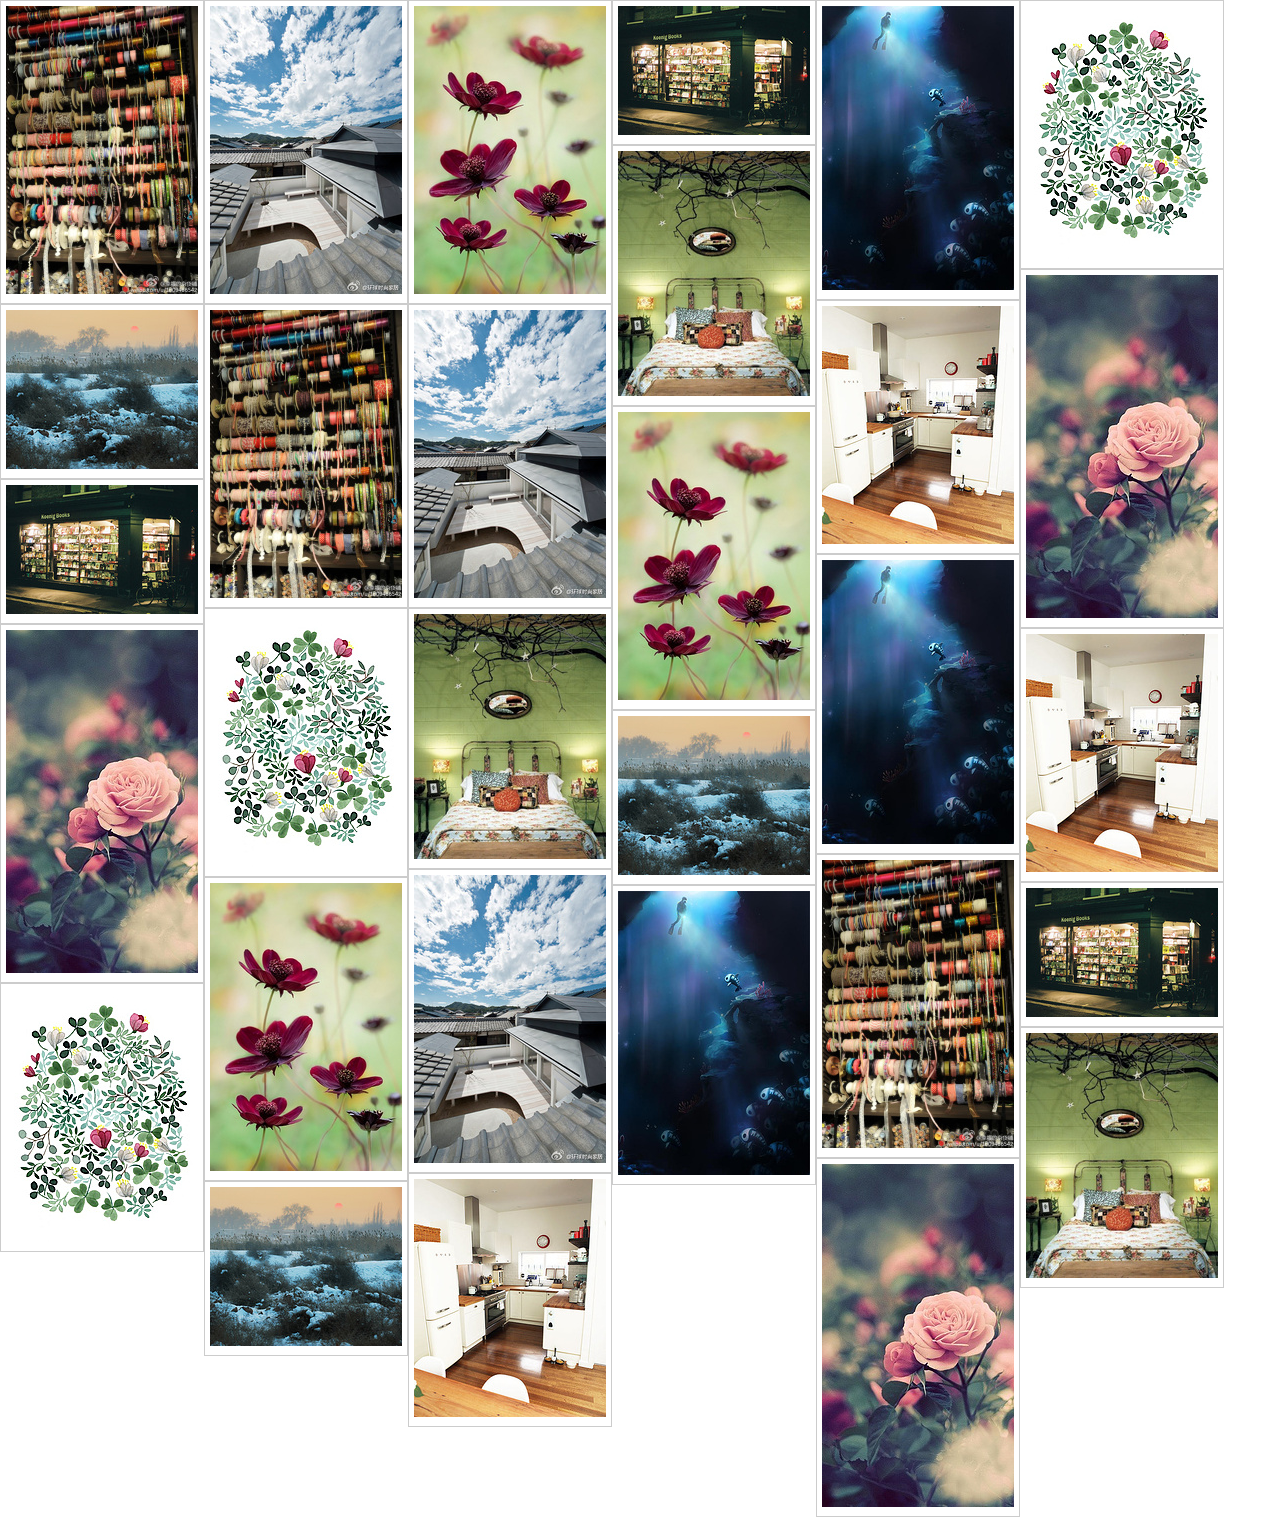
<file: 瀑布流布局/index.html>
<!DOCTYPE html>
<html lang="en">
<head>
    <meta charset="UTF-8">
    <title></title>
    <style>
        * {
            margin: 0;
            padding: 0;
        }

        .box {
            float: left;
            border: 1px solid #ccc;
            padding: 5px;
        }
    </style>
    <script>
        window.onload = function () {

            //第一行 比较特殊 左浮动即可  后面要通过JS去摆放
            //后面的 通过JS去摆放 （要知道第一行有几张）
            //第一行放完之后 后面的图片放到最短的那一列后面
            //如果触底了 去动态追加

            //找人
            var container = document.getElementById("container");
            var boxes = container.children;
            //1.判断第一行
            //计算一共有多少列 (页面宽度/盒子的宽度)
            //第一行有多少张也就知道了
            //页面宽度
            var pageWidth = window.innerWidth;
            //盒子的宽度
            var boxWidth = boxes[0].offsetWidth;
            var colunm = Math.floor(pageWidth / boxWidth);//图片不能有半张的
            //console.log(colunm);

            //2.获取最短的列 获取高度数值最小的列
            var arrHeight = [];

            function waterFall() {
                for (var i = 0; i < boxes.length; i++) {
                    if (i < colunm) {//把第一行所有盒子的高度 放到数组里
                        //存储每一列的高度
                        arrHeight[i] = boxes[i].offsetHeight;
                    } else {//后面的盒子 需要被JS设置位置的盒子
                        var minHeightIndex = getMin(arrHeight).index;
                        var minHeight = getMin(arrHeight).value;
                        //用JS设置盒子位置
                        //也就是用JS 设置left 和 top
                        //要想left和top生效先要加定位
                        boxes[i].style.position = "absolute";
                        //left 和 高度最小的那一列的索引对应的盒子 的 left是一样的
                        //boxes[minHeightIndex].offsetLeft
                        boxes[i].style.left = boxes[minHeightIndex].offsetLeft + "px";
                        //top 数组里的最小值
                        boxes[i].style.top = minHeight + "px";
                        //放完盒子之后要记得对记录高度的数组的数值进行改变
                        arrHeight[minHeightIndex] = minHeight + boxes[i].offsetHeight;
                        //后面的盒子根据新的数组的数值进行放置
                    }
                }
            }

            waterFall();

            console.log(arrHeight);
            //获取高度最小的那一列


            //5.页面滚动的时候去判断触底
            window.onscroll = function () {
                if (bottomed()) {
                    //alert("触底了，该加载了");
                    //6.动态生成元素
                    var json = [
                        {"src": "images/P_000.jpg"},
                        {"src": "images/P_001.jpg"},
                        {"src": "images/P_002.jpg"},
                        {"src": "images/P_003.jpg"},
                        {"src": "images/P_004.jpg"},
                        {"src": "images/P_005.jpg"},
                        {"src": "images/P_006.jpg"},
                        {"src": "images/P_007.jpg"},
                        {"src": "images/P_008.jpg"},
                        {"src": "images/P_009.jpg"},
                    ]

                    //对从后台获取的数据进行遍历 动态生成元素
                    for (var i = 0; i < json.length; i++) {
                        //json[i]
                        //.box>img
                        var div = document.createElement("div");
                        div.className = "box";
                        var img = document.createElement("img");
                        img.src = json[i].src;
                        div.appendChild(img);
                        container.appendChild(div);

                    }

                    waterFall();

                }
            }

            //判断是否触底的函数
            function bottomed() {
                //页面被卷去的头部+当前可视区的高度 > 最后一个盒子顶部的offsetTop
                //页面被卷去的头部
                var scrollTop = window.pageYOffset;
                //当前可视区的高度
                var clientHeight = window.innerHeight;
                //最后一个盒子到页面顶部的高度
                var lastBox = boxes[boxes.length - 1];//最后一个盒子
                var lastBoxTop = lastBox.offsetTop;//最后的盒子到页面顶部的高度
                if (scrollTop + clientHeight > lastBoxTop) {
                    return true;
                }
            }


        }


        function getMin(arr) {
            var min = {};
            min.index = 0;//假设的最小值的索引
            min.value = arr[min.index];//假设的最小值 的数值
            for (var i = 0; i < arr.length; i++) {
                //假设的最小值和每一个数值进行比较
                if (min.value > arr[i]) {
                    min.value = arr[i];//把真正的最小值给min.value
                    min.index = i;//最小值的索引也要改变
                }
            }
            return min;
        }

    </script>
</head>
<body>
<div id="container">
    <!--(.box>img[src="images/P_00$.jpg"])*9-->
    <div class="box"><img src="images/P_000.jpg" alt=""/></div>
    <div class="box"><img src="images/P_001.jpg" alt=""/></div>
    <div class="box"><img src="images/P_002.jpg" alt=""/></div>
    <div class="box"><img src="images/P_003.jpg" alt=""/></div>
    <div class="box"><img src="images/P_004.jpg" alt=""/></div>
    <div class="box"><img src="images/P_005.jpg" alt=""/></div>
    <div class="box"><img src="images/P_006.jpg" alt=""/></div>
    <div class="box"><img src="images/P_007.jpg" alt=""/></div>
    <div class="box"><img src="images/P_008.jpg" alt=""/></div>
    <div class="box"><img src="images/P_009.jpg" alt=""/></div>
    <div class="box"><img src="images/P_000.jpg" alt=""/></div>
    <div class="box"><img src="images/P_001.jpg" alt=""/></div>
    <div class="box"><img src="images/P_002.jpg" alt=""/></div>
    <div class="box"><img src="images/P_003.jpg" alt=""/></div>
    <div class="box"><img src="images/P_004.jpg" alt=""/></div>
    <div class="box"><img src="images/P_005.jpg" alt=""/></div>
    <div class="box"><img src="images/P_006.jpg" alt=""/></div>
    <div class="box"><img src="images/P_007.jpg" alt=""/></div>
    <div class="box"><img src="images/P_008.jpg" alt=""/></div>
    <div class="box"><img src="images/P_009.jpg" alt=""/></div>
    <div class="box"><img src="images/P_000.jpg" alt=""/></div>
    <div class="box"><img src="images/P_001.jpg" alt=""/></div>
    <div class="box"><img src="images/P_002.jpg" alt=""/></div>
    <div class="box"><img src="images/P_003.jpg" alt=""/></div>
    <div class="box"><img src="images/P_004.jpg" alt=""/></div>
    <div class="box"><img src="images/P_005.jpg" alt=""/></div>
    <div class="box"><img src="images/P_006.jpg" alt=""/></div>
    <div class="box"><img src="images/P_007.jpg" alt=""/></div>
    <div class="box"><img src="images/P_008.jpg" alt=""/></div>
    <div class="box"><img src="images/P_009.jpg" alt=""/></div>
</div>

</body>
</html>
</file>
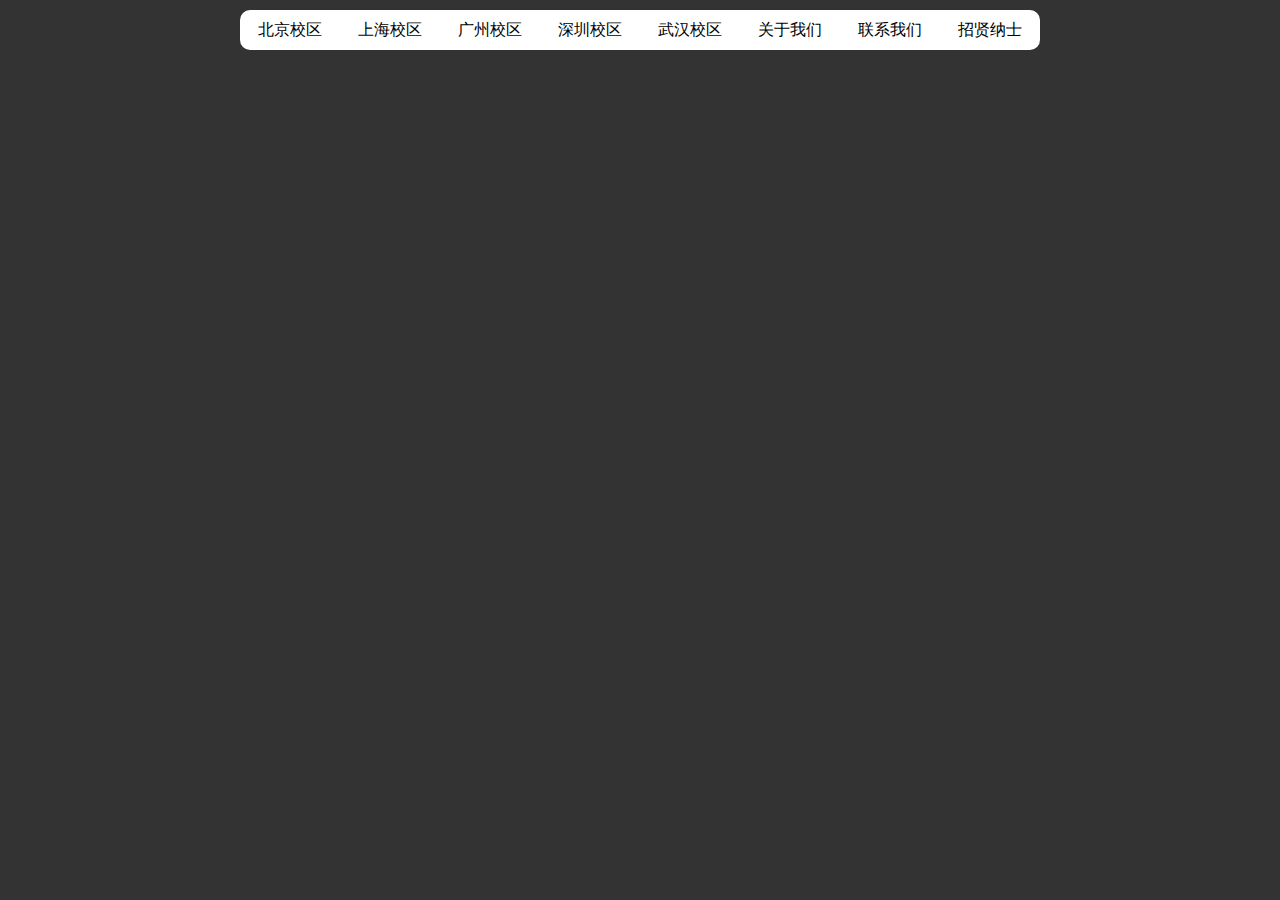
<file: 小练习/Test/H5下拉列表/index.html>
<!DOCTYPE html>
<html lang="en">
    <head>
        <meta charset="utf-8">
        <title>H5下拉列表</title>
        <style type="text/css">
        	*{
        		margin: 0;
        		padding: 0;
        	}
        	body{
        		background-color: #333;
        	}
        	ul{
        		list-style: none;
        	}
        	nav {
        		width: 800px;
        		height: 40px;
        		margin: 10px auto;
        		border-radius: 10px;
        		background-color: #fff;
        		position: relative;
        	}
        	nav li{
        		width: 100px;
        		height: 40px;
        		text-align: center;
        		line-height: 40px;
        		float: left;
        	}
        </style>
    </head>
    <body>
    	<nav>
    		<ul id="subNav">
    			<li>北京校区</li>
		        <li>上海校区</li>
		        <li>广州校区</li>
		        <li>深圳校区</li>
		        <li>武汉校区</li>
		        <li>关于我们</li>
		        <li>联系我们</li>
		        <li>招贤纳士</li>
    		</ul>
    	</nav>


    	<script>
    		var ul = document.getElementById("subNav");
    		var lis = ul.children;
    	</script>
    </body>
</html>
</file>
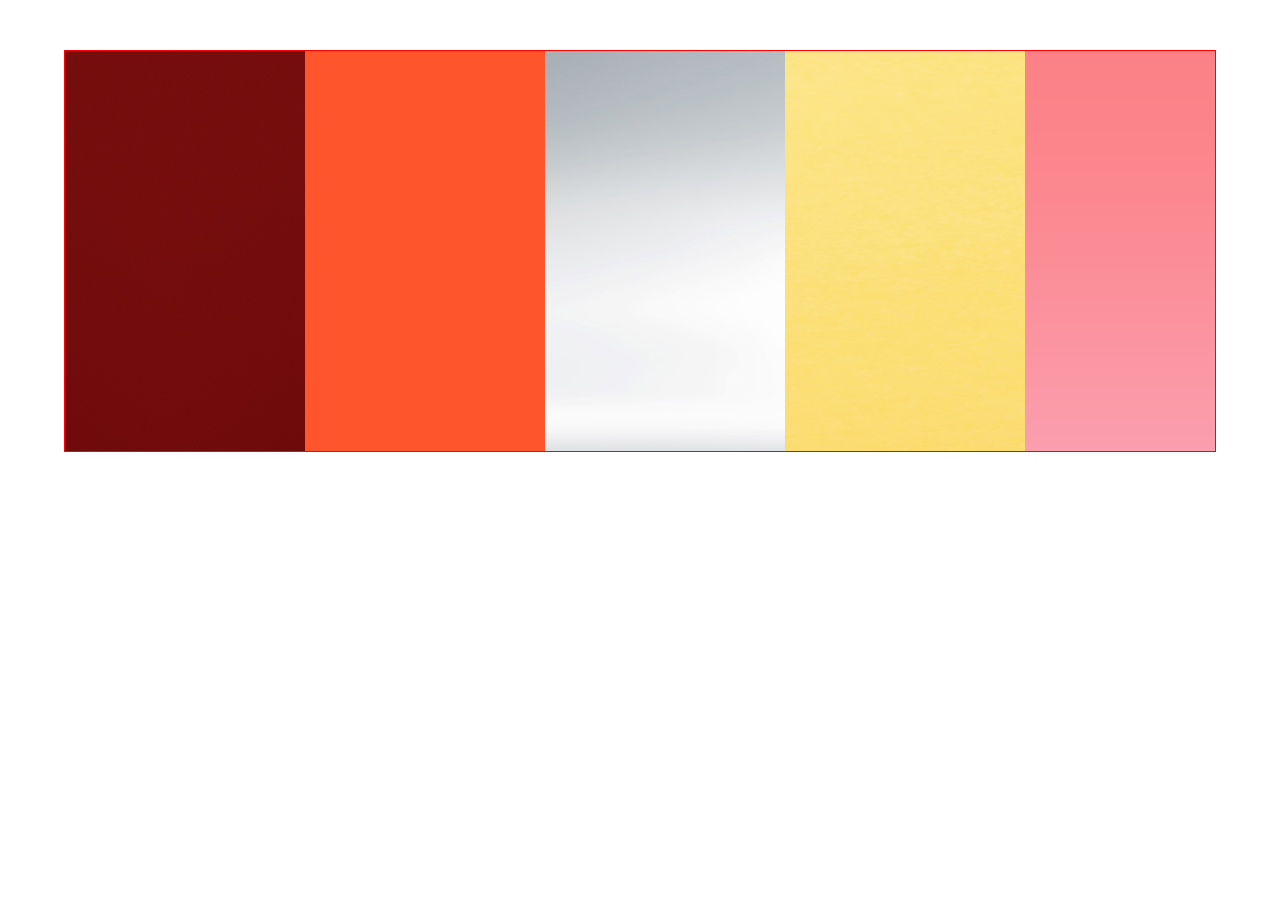
<file: 手风琴特效/DemoJS.html>
<!DOCTYPE html>
<html>
<head lang="en">
    <meta charset="UTF-8">
    <title></title>
    <style>
        ul {
            list-style: none
        }

        * {
            margin: 0;
            padding: 0;
        }

        div {
            width: 1150px;
            height: 400px;
            margin: 50px auto;
            border: 1px solid red;
            overflow: hidden;
        }

        div li {
            width: 240px;
            height: 400px;
            float: left;
            /*background-image: url(images/1.jpg);*/
        }

        div ul {
            width: 1300px;
        }
    </style>
</head>
<body>
<div id="box">
    <ul>
        <li></li>
        <li></li>
        <li></li>
        <li></li>
        <li></li>
    </ul>
</div>
<script>
    //找人
    var box = document.getElementById("box");
    var ul = box.children[0];
    var lis = ul.children;
    //给每一个li动态添加图片
    for (var i = 0; i < lis.length; i++) {
        lis[i].style.backgroundImage = "url(images/" + (i + 1) + ".jpg)";

        //给每个li绑定鼠标经过事件 排他
        lis[i].onmouseover = function () {
            //干掉所有人 让所有li宽度变为100 而且是渐渐地
            for (var j = 0; j < lis.length; j++) {
                animate(lis[j], {"width": 100});
            }
            //留下我自己 让当前的li宽度变为800 而且是渐渐地
            animate(this, {"width": 800});
        }

        //鼠标离开的时候让所有的li宽度恢复为240 而且是渐渐地
        lis[i].onmouseout = function () {
            //所有的li宽度恢复为240 而且是渐渐地
            for (var i = 0; i < lis.length; i++) {
                animate(lis[i], {"width": 240});
            }
        }
    }


    function animate(obj, json) {
        clearInterval(obj.timer);
        obj.timer = setInterval(function () {
            var flag = true;//所有属性都到达目标了 可以清理定时器了
            for (var k in json) {
                var leader = parseInt(getStyle(obj, k)) || 0;
                var target = json[k];
                var step = (target - leader) / 10;
                step = step > 0 ? Math.ceil(step) : Math.floor(step);
                leader = leader + step;
                obj.style[k] = leader + "px";
                if (leader != target) {
                    flag = false;//只要有一个没达到 就告诉标记不能清理
                }
            }
            //判断 是否都到达目标了
            if (flag) {
                clearInterval(obj.timer);
            }
            console.log("代码还在执行");
        }, 15)
    }

    function getStyle(obj, attr) {
        if (obj && obj.currentStyle) {
            return obj.currentStyle[attr];//IE678
        } else {
            return window.getComputedStyle(obj, null)[attr];
        }
    }
</script>
</body>
</html>
</file>
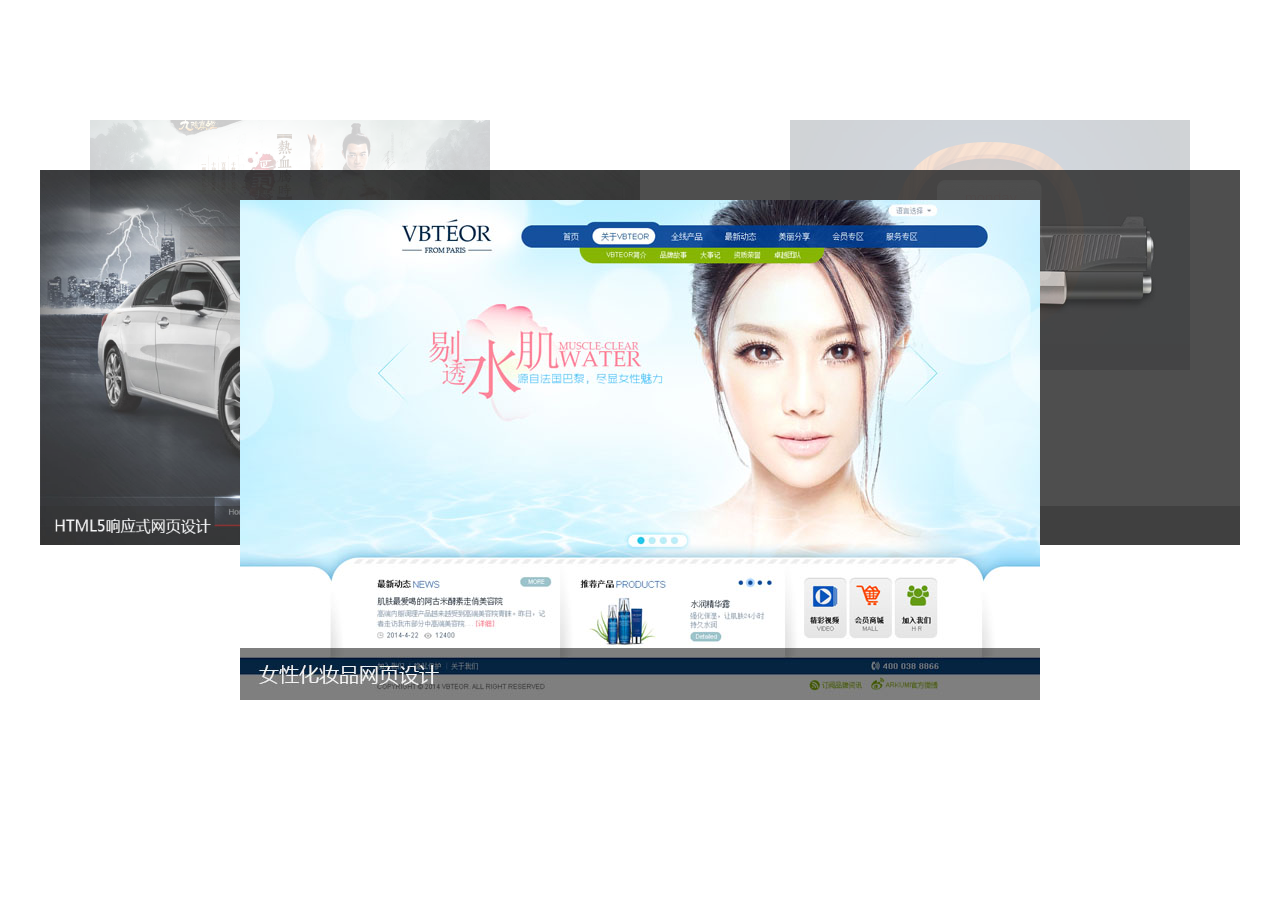
<file: 旋转木马特效/demo.html>
<!DOCTYPE html>
<html>
<head lang="en">
    <meta charset="UTF-8">
    <title>旋转木马轮播图</title>
    <link rel="stylesheet" href="css/css.css"/>
    <script type="text/javascript" src="js/animate.js"></script>
    <script type="text/javascript" src="js/my.js"></script>
</head>
<body>
<div class="wrap" id="wrap">
    <div class="slide" id="slide">
        <ul>
            <li><a href="#"><img src="images/slidepic1.jpg" alt=""/></a></li>
            <li><a href="#"><img src="images/slidepic2.jpg" alt=""/></a></li>
            <li><a href="#"><img src="images/slidepic3.jpg" alt=""/></a></li>
            <li><a href="#"><img src="images/slidepic4.jpg" alt=""/></a></li>
            <li><a href="#"><img src="images/slidepic5.jpg" alt=""/></a></li>
        </ul>
        <div class="arrow" id="arrow">
            <a href="javascript:;" class="prev" id="arrLeft"></a>
            <a href="javascript:;" class="next" id="arrRight"></a>
        </div>
    </div>
</div>
</body>
</html>
</file>
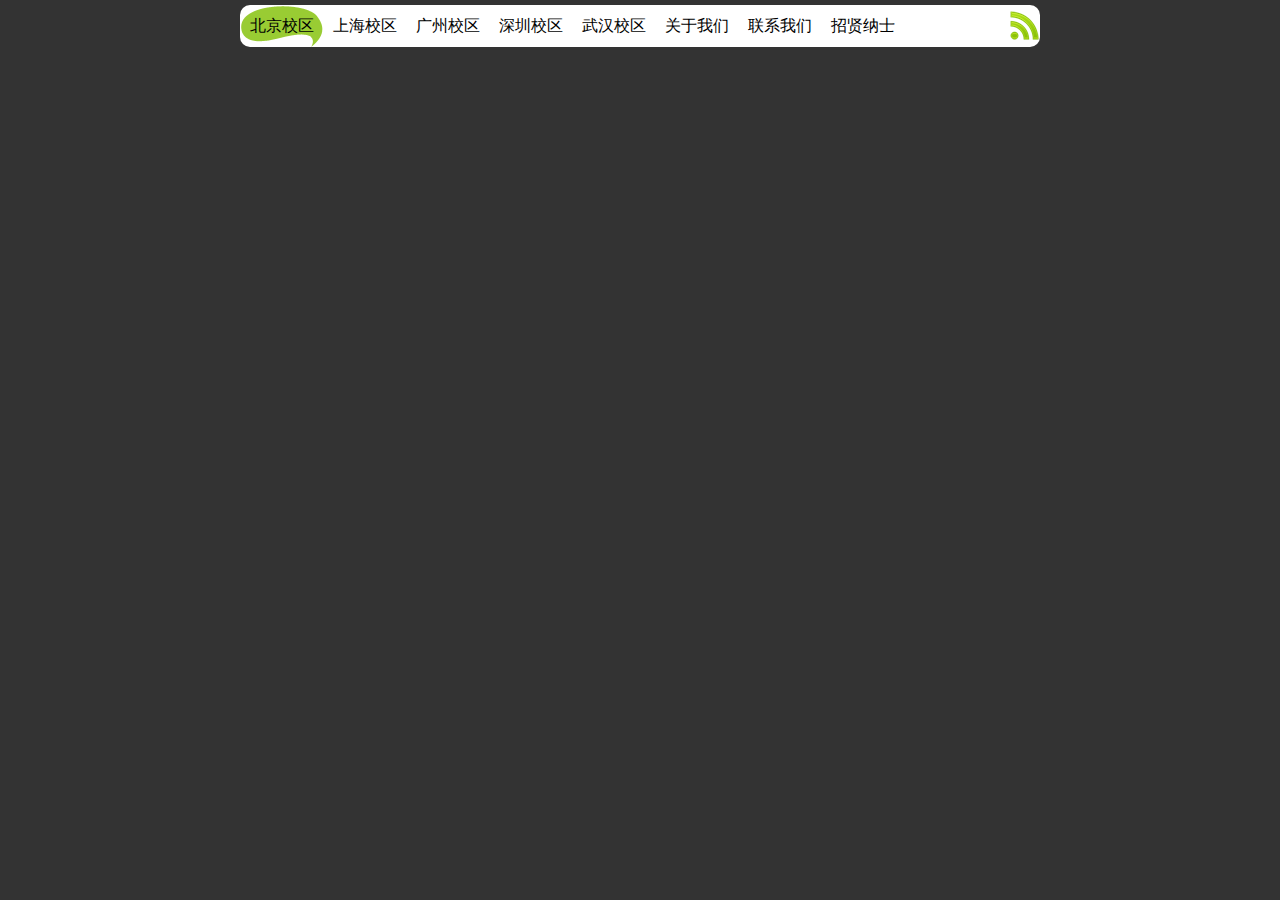
<file: 小练习/Test/导航.html>
<!DOCTYPE html>
<html lang="en">
    <head>
        <meta charset="utf-8">
        <style type="text/css">
        	*{
        		margin: 0;
        		padding: 0;
        	}
        	ul{
        		list-style: none;
        	}
        	body{
        		background-color: #333;
        		font: 宋体;
        	}
        	nav{
        		width: 800px;
        		height: 42px;
        		border-radius: 10px;
        		margin: 5px auto;
        		background: url(./images/rss.png) right center no-repeat;
        		background-color: #fff;
        		position: relative;
        	}
        	nav li{
        		width: 83px;
        		line-height: 42px;
        		text-align: center;
        		float: left;
        	}
        	nav span{
				position: absolute;
				top: 0;
				left: 0;
				width: 83px;
				height: 42px;
				background: url(./images/cloud.gif) no-repeat;
        	}
        	ul{
        		position: relative;
        	}
        </style>
    </head>
    <body>
    	<nav>
    		<span id="cloud"></span>
    		<ul id="subNav">
    			<li>北京校区</li>
		        <li>上海校区</li>
		        <li>广州校区</li>
		        <li>深圳校区</li>
		        <li>武汉校区</li>
		        <li>关于我们</li>
		        <li>联系我们</li>
		        <li>招贤纳士</li>
    		</ul>
    	</nav>


    	<script>
    		var clouds = document.getElementById("cloud");
    		var ul = document.getElementById("subNav");
    		var lis = ul.children;
    		var lastPosition = 0;

    		// 遍历
    		for (var i = 0; i < lis.length; i++) {
    			lis[i].onmouseover = function(){
    				var target = this.offsetLeft;
    				animate(clouds,target);
    			}
    			lis[i].onmouseout = function () {
		            //让筋斗云 渐渐地 跑回去
		            animate(clouds, lastPosition);
		        }
		        //点击li要记录当前li的位置
		        lis[i].onclick = function () {
		            lastPosition = this.offsetLeft;
		        }
    		}

    		function animate(obj,target){
    			clearInterval(obj.timer);
    			obj.timer = setInterval(function(){
    				var leader = obj.offsetLeft;
    				var step = (target - leader) / 5;
    				step = step > 0 ? Math.ceil(step) : Math.floor(step);
    				leader = leader + step;
    				obj.style.left = leader + "px";
		            if (leader == target) {
		                clearInterval(obj.timer);
		            }
    			},15)
    		}
    	</script>
    </body>
</html>
</file>
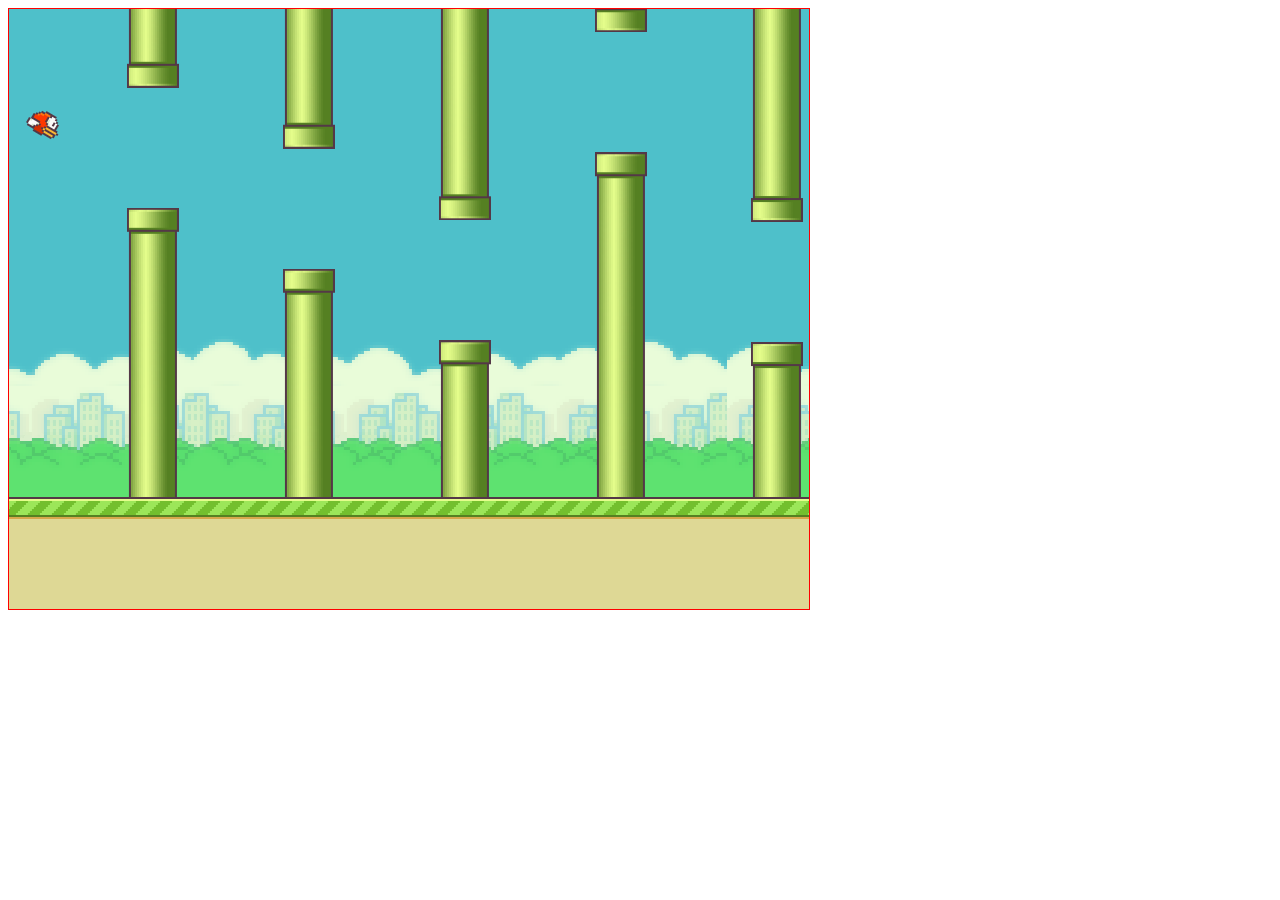
<file: 小鸟/Canvas/flappy_bird改造.html>
<!DOCTYPE html>
<html lang="en">
<head>
    <meta charset="UTF-8">
    <title>canvas</title>
</head>
<body>
<canvas id="cvs" width="800" height="600" style="border: 1px solid red;"></canvas>
<!-- 先把依赖的函数引入 -->
<script src="./js/util.js"></script>
<script src="./js/getImgObj.js"></script>
<script src="./js/bird.js"></script>
<script src="./js/sky.js"></script>
<script src="./js/land.js"></script>
<script src="./js/pipe.js"></script>
<script>

    // 防止全部变量污染
    (function () {
        // 获取canvasDOM对象
        var nCvs = document.getElementById('cvs');
        // 获取2d绘图环境
        var ctx = nCvs.getContext('2d');

        // 通过getImgObj来获取图像对象，然后通过回调函数来接收全部图像对象
        getImgObj(function (imgObj) {

            // 初始化鸟类，把鸟类需要的图像对象传进去
            Bird.init(imgObj['birds']);

            // 创建一个小鸟对象
            var bird = new Bird(nCvs, ctx, 10, 10, 52, 45);

            // 监听画布点击事件
            nCvs.addEventListener('click', function () {
                // 让小鸟update时，y轴减2
                bird.speed = -2;
            });

            // 初始化天空
            Sky.init(imgObj['sky']);

            // 创建两个天空对象
            var skys = [];
            for (var i = 0; i < 2; i++) {
                skys.push(new Sky(nCvs, ctx, imgObj['sky'].width * i));
            }

            // 初始化大地
            Land.init(imgObj['land']);

            // 创建4个大地对象
            var lands = [];
            for (var i = 0; i < 4; i++) {
                lands.push(new Land(nCvs, ctx, imgObj['land'].width * i));
            }

            // 初始化
            Pipe.init(imgObj['pipeDown'], imgObj['pipeUp']);

            // 为了防止游戏还没开始就结束了，所以第一个管道需要有一个比较大的间隔
            // 左右管道之间的距离是2个管道宽
            var pipes = [];
            for (var i = 0; i < 6; i++) {
                pipes.push(new Pipe(nCvs, ctx, 200 + imgObj['pipeDown'].width * 3 * i));
            }

            var timer = setInterval(function () {

                // 检测小鸟的中心点在不在管道路径中（碰撞检测）
                if (ctx.isPointInPath(bird.x + bird.width / 2, bird.y + bird.height / 2)) {
                    clearInterval(timer);
                }

                // 清除画布
                ctx.clearRect(0, 0, nCvs.width, nCvs.height);

                // 新开路径,这样当前保留的管道路径就不会重复了
                ctx.beginPath();

                // 天空相关
                skys.forEach(function (val, idx) {
                    val.draw();
                    val.update();
                });

                // 管道相关
                pipes.forEach(function (val, idx) {
                    val.draw();
                    val.update();
                });

                // 大地相关
                lands.forEach(function (val, idx) {
                    val.draw();
                    val.update();
                });

                // 小鸟相关
                bird.draw();
                bird.update();

            }, 1000 / 60);
        });
    }());
</script>
</body>
</html>
</file>
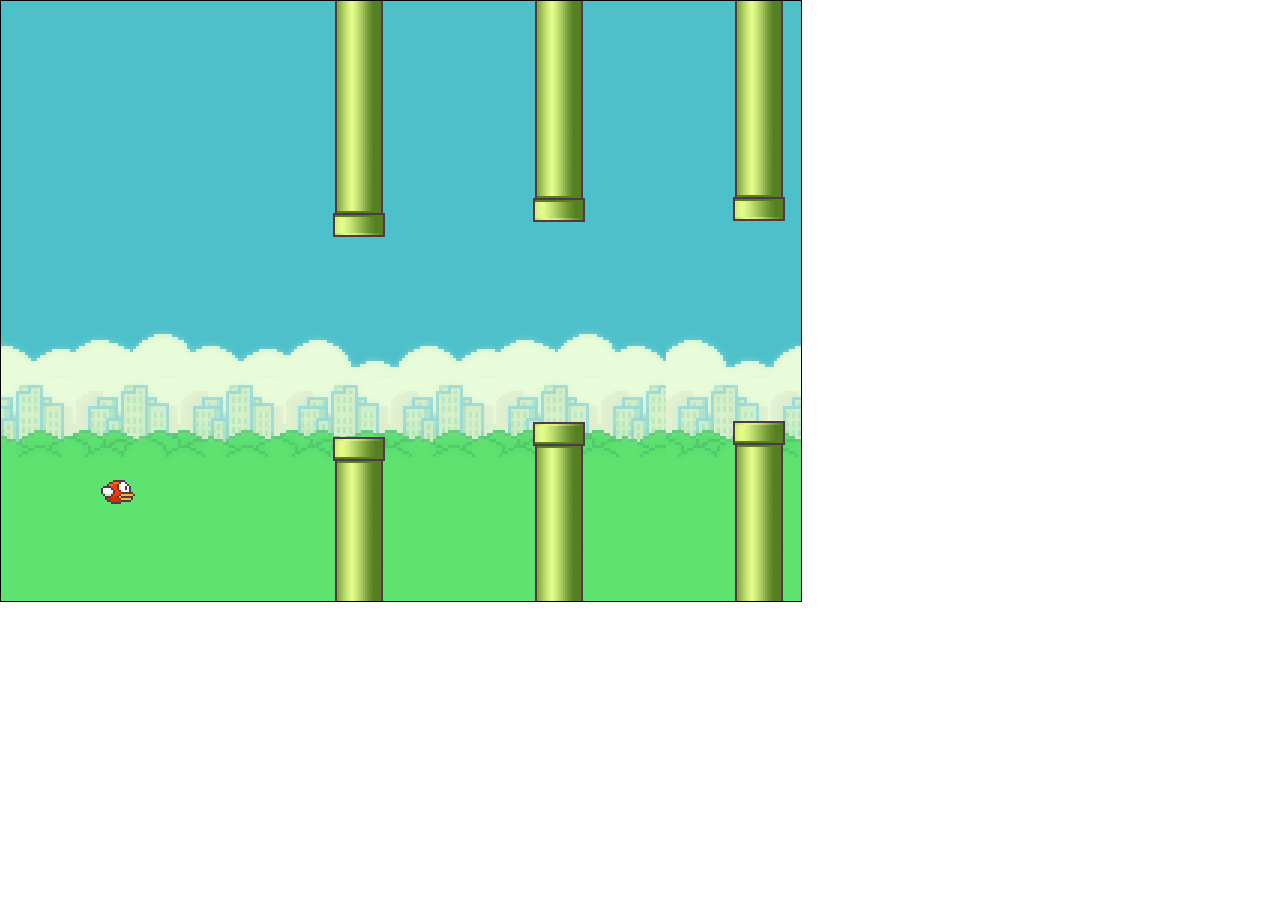
<file: 小鸟/Js/FlappyBirdJS.html>
<!DOCTYPE html>
<html lang="en">
<head>
    <meta charset="UTF-8">
    <title></title>
    <style>
        body {
            margin: 0;
            padding: 0;
        }

        #game {
            width: 800px;
            height: 600px;
            border: 1px solid #000;
            background: url(images/sky.png);
            overflow: hidden;
            position: relative;
        }

        #game .pipeD {
            background: url(images/pipe1.png) top center;
            position: absolute;
        }

        #game .pipeU {
            background: url(images/pipe2.png) bottom center;
            position: absolute;
        }

        #bird {
            width: 34px;
            height: 26px;
            /*border-radius: 10px;*/
            /*background-color: red;*/
            position: absolute;
            top: 100px;
            left: 100px;
            background: url(images/birds.png) -8px -10px no-repeat;
        }

    </style>
</head>
<body>
<div id="game">
    <div id="bird"></div>
</div>
<script>
    var game = document.getElementById("game");
    var birdEle = document.getElementById("bird");
    var gameover = false;
    var g = 1;
    var sky = {
        position: 0
    }
    var bird = {
        entity: birdEle,
        speedX: 5,
        speedY: 0,
        x: birdEle.offsetLeft,
        y: birdEle.offsetTop
    }
    setInterval(function () {
        if (!gameover) {
            sky.position = sky.position - bird.speedX;
            game.style.backgroundPositionX = sky.position + "px";
            bird.speedY = bird.speedY + g;
            var step = bird.speedY;
            bird.y = bird.y + step;
            if (bird.y < 0) {
                bird.y = 0;
                gameover = true;
            }
            if (bird.y > game.offsetHeight - birdEle.offsetHeight) {
                bird.y = game.offsetHeight - birdEle.offsetHeight
                gameover = true;
            }
            bird.entity.style.top = bird.y + "px";
        }
    }, 25)
    document.onclick = function () {
        bird.speedY = -10;
    }
    function Pipe(positionX) {
        this.x = positionX;
        this.width = 52;
        this.upPipeY = 0;
        this.upPipeH = parseInt(Math.random() * 175) + 100;
        this.downPipeY = this.upPipeH + 200;
        this.downPipeH = 600 - this.downPipeY;
        var divUp = document.createElement("div");
        divUp.className = "pipeU";
        divUp.style.left = this.x + "px";
        divUp.style.top = this.upPipeY + "px";
        divUp.style.height = this.upPipeH + "px";
        divUp.style.width = this.width + "px";
        var divDown = document.createElement("div");
        divDown.className = "pipeD";
        divDown.style.left = this.x + "px";
        divDown.style.top = this.downPipeY + "px";
        divDown.style.height = this.downPipeH + "px";
        divDown.style.width = this.width + "px";
        game.appendChild(divUp);
        game.appendChild(divDown);
        console.log(this);
        var that = this;
        setInterval(function () {
            that.x = that.x - 1;
            if (that.x < -52) {
                that.x = 800;
            }
            if (!gameover) {
                divUp.style.left = that.x + "px";
                divDown.style.left = that.x + "px";
            }
            var downCrash = (bird.x + 34 > that.x) && (bird.x < that.x + 52) && (bird.y + 25 > that.downPipeY);
            var upCrash = (bird.x + 34 > that.x) && (bird.x < that.x + 52) && (bird.y < that.upPipeH);
            if (downCrash || upCrash) {
                gameover = true;
            }
        }, 10)
    }
    var arr = [];
    for (var i = 0; i < 4; i++) {
        var pipe = new Pipe(400 + 200 * i);
        arr[i] = pipe;
    }
    console.log(arr);

</script>
</body>
</html>
</file>
<file: 仿360/css/main.css>
body {
	margin: 0;
	padding: 0;
}

.section {
	position: relative;
	overflow: hidden;
}

/*第一屏*/
.first {
	padding-top: 80px;
}

.first .logo {
	width: 251px;
	height: 186px;
	margin: 0 auto;
	background-image: url(../images/logo.png);
}

.first .text {
	text-align: center;
	line-height: 1;
	margin: 85px 0 45px;
}

.first img {
	margin: 0 24px;
	opacity: 0;
}

.first .info {
	height: 49px;
	background: url(../images/info_1.png) center center no-repeat;
}

/*第一屏动画*/
.first.current img {
	margin: 0;
	opacity: 1;
	transition: all 1s ease-out 0.3s;
}


/*第二屏*/
.second {
	padding: 0 100px;
}

.second > div {
	display: flex;
	justify-content: space-between;
	align-items: center;
}

.second .shield {
	width: 428px;
	height: 498px;
}

.second img {
	display: block;
	float: left;
}

.second img:nth-child(1) {
	transform: translate(35px, 78px) rotate(45deg);
}

.second img:nth-child(2) {
	transform: translate(135px, 282px) rotate(15deg);
}

.second img:nth-child(3) {
	transform: translate(187px, 62px) rotate(15deg);
}

.second img:nth-child(4) {
	transform: translate(10px, 162px) rotate(30deg);
}

.second img:nth-child(5) {
	transform: translate(465px, 522px) rotate(30deg);
}

.second img:nth-child(6) {
	transform: translate(480px, 62px) rotate(90deg);
}

.second img:nth-child(7) {
	transform: translate(180px, -305px) rotate(80deg);
}

.second img:nth-child(8) {
	transform: translate(300px, -22px) rotate(70deg);
}

.second img:nth-child(9) {
	transform: translate(280px, -322px) rotate(60deg);
}

.second .info {
	width: 635px;
	height: 309px;
	background: url(../images/info_2.png);
}

/*第二屏动画*/
.second.current img {
	transform: translate(0, 0) rotate(0deg);
	transition: all 2s ease-in-out;
}

/*第三屏*/
.third {
	padding: 0 60px;
}

.third > div {
	display: flex;
	justify-content: space-between;
	align-items: center;
}

.third .info {
	width: 631px;
	height: 278px;
	background: url(../images/info_3.png);
}

.third .circle {
	width: 453px;
	height: 449px;
	background: url(../images/circle.png);
}

.third .rocket {
	position: absolute;
	bottom: 0;
	left: 0;
	width: 204px;
	height: 204px;
	background: url(../images/rocket.png);
	transform: translate(500px, 210px);
}

/*第三屏动画*/
.third.current .rocket {
	transition: all 1s ease-in-out;
	transform: translate(900px, -240px);
}

/*第四屏*/
.fourth {
	padding: 0 85px;
}

.fourth > div {
	display: flex;
	justify-content: space-between;
	align-items: center;
	overflow: hidden;
}

.fourth .search {
	width: 529px;
	height: 320px;
	position: relative;
	transform: translateX(-100%);
}

.fourth .input {
	width: 529px;
	height: 66px;
	background: url(../images/search.png);
}

.fourth .key {
	position: absolute;
	left: 20px;
	top: 24px;
	width: 0;
	/*width: 100px;*/
	height: 22px;
	background: url(../images/key.png) left center no-repeat;
}

.fourth .wrap {
	width: 529px;
	height: 393px;
	transform: translateY(-13px);
	overflow: hidden;
}

.fourth .result {
	width: 100%;
	height: 100%;
	background: url(../images/result.png) no-repeat;
	transform: translateY(-100%);
}

.fourth .info {
	width: 612px;
	height: 299px;
	background: url(../images/info_4.png);
}

/*第四屏动画*/
.fourth.current .search {
	transition: all 1s ease-in-out;
	transform: translateX(0);
}

.fourth.current .key {
	animation: typing 1.5s steps(5) 1.3s forwards;
}

.fourth.current .result {
	transition: all 0.5s ease-in-out 2.8s;
	transform: translateY(0);
}

@keyframes typing {
	from {
		width: 0;
	}

	to {
		width: 100px;
	}
}

/*第五屏*/
.fifth {
	/*padding-top: 30px;*/
}

.fifth > div {
	display: flex;
	flex-direction: column;
}

.fifth .info {
	height: 135px;
	margin: 30px 0;
	background: url(../images/info_5.png) center center no-repeat;
}

.fifth .broswer {
	width: 1004px;
	margin: 0 auto;
	flex: 1;
	background-color: rgba(255, 255, 255, 0.15);
	position: relative;
}

.fifth .toolbar {
	height: 80px;
	background: url(../images/toolbar.png) left bottom no-repeat;
	position: relative;
	opacity: 0;
}

.leftline, .topline, .rightline, .bottomline {
	position: absolute;
	border-color: rgba(255, 255, 255, 0.5);
}

.leftline {
	left: 0;
	height: 100%;
	border-left: 1px solid rgba(255, 255, 255, 0.5);
	transform: translateY(-100%);
	opacity: 0;
}

.topline {
	top: 0;
	width: 100%;
	border-top: 1px solid rgba(255, 255, 255, 0.5);
	transform: translateX(100%);
	opacity: 0;
}

.rightline {
	right: 0;
	height: 100%;
	border-right: 1px solid rgba(255, 255, 255, 0.5);
	transform: translateY(100%);
	opacity: 0;
}

.bottomline {
	bottom: 0;
	width: 100%;
	border-bottom: 1px solid rgba(255, 255, 255, 0.5);
}

.fifth .box {
	position: absolute;
	left: 70px;
	top: 32px;
	width: 0;
	/*width: 920px;*/
	height: 27px;
	overflow: hidden;
}

.fifth .box span {
	display: block;
	width: 100%;
	height: 100%;
	border: 1px solid rgba(255, 255, 255, 0.5);
	border-radius: 3px;
	box-sizing: border-box;
}

.fifth .extra {
	position: absolute;
	right: 0;
	bottom: 0;
	width: 394px;
	height: 29px;
	background: url(../images/extra.png);
	opacity: 0;
}

.fifth .line {
	width: 100%;
	position: absolute;
	bottom: 30px;
	border-top: 1px solid rgba(255, 255, 255, 0.5);
}

/*第五屏动画*/
.current.fifth .leftline {
	transition: all 1s ease-in-out;
	transform: translateY(0);
	opacity: 1;
}

.current.fifth .topline {
	transition: all 1s 0.5s ease-in-out;
	transform: translateX(0);
	opacity: 1;
}

.current.fifth .rightline {
	transition: all 1s 0.5s ease-in-out;
	transform: translateY(0);
	opacity: 1;
}

.current.fifth .toolbar {
	transition: all 2s 1.5s ease-in-out;
	opacity: 1;
}

.current.fifth .box {
	transition: all 1s 1.5s ease-in-out;
	width: 920px;
}

.current.fifth .extra {
	transition: all 1s 1.5s ease-in-out;
	opacity: 1;
}
</file>
<file: 小练习/css/flower.css>
* {
    margin: 0;
    padding: 0;
    list-style: none;
    text-decoration: none;
}

img {
    border: 0;
}

.border_bottom {
    width: 960px;
    height: 35px;
    margin: 0px auto;
    border-bottom: 2px solid gray;

}

#main_nav ul li {
    width: 25px;
    padding: 0px 8.1% 0px 0px;
    float: left;

}

#main_nav ul li a {
    color: #c1c1c1;
    font-weight: 700;
    font-family: cursive;
}

#main_nav ul .first_child_menu {
    border-top: 2px solid gray;
    font-size: 22px;
    line-height: 30px;
    text-align: center;
    padding-left: 25px;
}

ul.navigation {
    padding: 0px 0px 15px 0px;
    margin: 0;
}

#top_item {
    width: 960px;
    height: 330px;
    margin: 0 auto;
    /*background-color: red;*/
    border-bottom: 2px solid gray;
}

#top_item img {
    width: 53%;
    float: left;
}

#news {
    width: 412px;
    height: 326px;
    float: left;
    /*background-color: yellow;*/
    position: relative;
    margin-left: 10px;

}

#news .important_news {
    position: absolute;
    top: -40px;
    left: 73%;
    z-index: 200;
    color: #c1c1c1;
}

#news .intro {

    width: 100%;
    height: 232px;
    display: block;
    color: #c1c1c1;

}

/*.title{*/
/*margin-bottom: 30px;*/
/*}*/
.pic-container{
    margin: 0 auto;
    width: 880px;
    padding-left: 90px;
    /*height: 500px;*/
    /*position: relative;*/
}
.pic-container .container{
    /*width: 200px;*/
    /*height: 200px;*/
    /*overflow: hidden;*/
    /*position: relative;*/
    float: left;
    padding: 0px 3px;
    /*position: absolute;*/


}
.container .mask{
    display: none;
    background-color: black;
    opacity: 0.5;
    position: absolute;
    width: 150px;
    height: 140px;

}
.container .text{
    width: 150px;
    height: 110px;
    display: none;
    position: absolute;
    text-align: center;
    padding-top: 30px;
}
.container .text p{
    font-size: 15px;
    font-family: Arial;
    color: #242424;
    font-weight: 700;


}
</file>
<file: 小练习/css/sxy_base.css>
@charset "utf-8";

*{margin:0; padding:0;}

body{font-family:Verdana, Geneva, sans-serif; font-size:12px; -webkit-text-size-adjust: none;}

html,body{ overflow-x:hidden;}

li,ol{list-style:none;}

a{text-decoration:none; cursor:pointer;}

a img{border:0px;}

a:hover{border:none;}

.clear{clear:both;}

h1, h2, h3, h4, h5, h6, p, span,em,small{font-weight:normal; font-style:normal;}

h1, h2, h3, h4, h5, h6,small{font-size:12px;}

i{font-style:normal;}

*html .clearfix {height: 1%;}

*+html .clearfix{height:1%;}

.clearfix:after {content:"."; display:block; height:0; clear:both; visibility:hidden;}

.clearfix {display:inline-block;}

.clearfix {display:block;}


dl.joinus{
    color:#505050;
    font-family:"微软雅黑";
    height: 400px;
    width: 524px;
    margin-left: 48px;
    float: left;
}
dl.joinus dt{
    font-size: 18px;
    display:none;
    line-height: 35px;
    font-weight: bold;
    color: #505050;
    font-family: "微软雅黑";
}
dl.joinus dd li{
    line-height: 30px;
    border-bottom-width: 1px;
    border-bottom-style: solid;
    border-bottom-color: #CCC;
    list-style-position: inside;
    list-style-type: decimal;
}

.jus{width:1200px; margin:0 auto;}

h5.yellow{
    color: #000;
    font-size: 12px;
    clear: both;
    margin-bottom: 50px;
    line-height:24px;
}

.service{
    width:1400px;
    margin-top:-40px;

}

.service ul li{
    float:left;
    padding-right:3px;
}

.service ul li a{
    width:238px;
    height:312px;
    display:block;
    background:url(../images/bg83.gif) no-repeat;
    color:#989898;
}

.service ul li a:hover{
    background-position:0 -312px;
    color:#FFF;}

.service ul li a div{
    padding:14px 0 0 13px;
}

.service ul li a span {
    font-family:"微软雅黑";
    font-size:12.99px;
    display:block;
    line-height:20px;
    padding:20px 0 0 18px;
}

.service ul li a i{
    display:block;
    font-size:5.49px;
    padding:0 0 0 18px;
    font-family:"微软雅黑";
    text-transform:uppercase;
}

.service ul li a b{
    display:block;
    padding:10px 0 0 18px;
    font-size:18.88px;
    text-transform:uppercase;
}

.service ul li a b em{
    font-weight:bold;
    color:#dcdcdc;
}

.service ul li a:hover b,.service ul li a:hover em{
    color:#64380f;
}

.service{
    overflow:hidden;
    padding:20px 0;
    /*margin-left:-30px;*/
}

.service ul {
    width:1400px;
}

.begin{
    background: url("../images/20140826100746_PGZza.jpeg");
}

.sxy{
    margin-top:-100px;
    margin-left:70px;
}
</file>
<file: 小练习/css/lrtk.css>
body {
    color: #ddd;
    font-family: Helvetica, Arial, sans-serif;
    margin: 0;
}

a, a:visited {
    color: #9EB4CA;
    text-decoration: none;
}

h1, h2, h3, footer, .gallery {
    text-align: center;
}

pre {
    width: 340px;
    margin: 0 auto;
    border: dashed 1px #aaa;
    margin-bottom: 10px;
}

header, footer {
    display: block;
    padding: .2em 0;
    background: #555;
    box-shadow: 0 0 8px #222;
}

footer {
    margin-top: 1.5em;
}

.content {
    max-width: 1160px;
    margin: 0 auto;
}

.gallery:after {
    content: '';
    display: block;
    height: 2px;
    margin: .5em 0 1.4em;
    background: -webkit-linear-gradient(left, rgba(0, 0, 0, 0) 0%, rgba(77, 77, 77, 1) 50%, rgba(0, 0, 0, 0) 100%);
    background: linear-gradient(to right, rgba(0, 0, 0, 0) 0%, rgba(77, 77, 77, 1) 50%, rgba(0, 0, 0, 0) 100%);
}

.gallery img {
    height: 100%;
}

.gallery a {
    width: 240px;
    height: 180px;
    display: inline-block;
    overflow: hidden;
    margin: 4px 6px;
    box-shadow: 0 0 4px -1px #000;
}

.baguetteBoxOne {
    width: 1160px;
}

/* Highlight.js Tomorrow Night style */
.hljs-comment {
    color: #969896
}

.hljs-tag {
    color: #f8f8f2
}

.css .hljs-class, .css .hljs-id, .css .hljs-pseudo, .hljs-attribute, .hljs-regexp, .hljs-title, .hljs-variable, .html .hljs-doctype, .ruby .hljs-constant, .xml .hljs-doctype, .xml .hljs-pi, .xml .hljs-tag .hljs-title {
    color: #c66
}

.hljs-built_in, .hljs-constant, .hljs-literal, .hljs-number, .hljs-params, .hljs-pragma, .hljs-preprocessor {
    color: #de935f
}

.css .hljs-rules .hljs-attribute, .ruby .hljs-class .hljs-title {
    color: #f0c674
}

.hljs-header, .hljs-inheritance, .hljs-string, .hljs-value, .ruby .hljs-symbol, .xml .hljs-cdata {
    color: #b5bd68
}

.css .hljs-hexcolor {
    color: #8abeb7
}

.coffeescript .hljs-title, .hljs-function, .javascript .hljs-title, .perl .hljs-sub, .python .hljs-decorator, .python .hljs-title, .ruby .hljs-function .hljs-title, .ruby .hljs-title .hljs-keyword {
    color: #81a2be
}

.hljs-keyword, .javascript .hljs-function {
    color: #b294bb
}

.hljs {
    display: block;
    overflow-x: auto;
    background: #35383C;
    color: #c5c8c6;
    padding: .8em
}

.coffeescript .javascript, .javascript .xml, .tex .hljs-formula, .xml .css, .xml .hljs-cdata, .xml .javascript, .xml .vbscript {
    opacity: .5
}

.baguetteBoxOne {
    margin-top: 100px;
}
</file>
<file: 小练习/css/jzp.css>
#imgList {
    list-style: none;
    margin-left: 90px;
}

#imgList li {
    margin-bottom: -18px;
    float: left;
    margin-left: 2px;
    position: relative;
}

.opa-class {
    position: absolute;
    background-color: white;
    opacity: 0.4;
    width: 295px;
    height: 214px;
    left: 0;
    top: 0;
}

#imgList li image {
    width: 295px;
    height: 214px;
}
</file>
<file: 小练习/css/css-chen.css>
/*样式*/
.main{width:1000px;margin:100px auto 0 auto;overflow:hidden;}
.main ul{height: 600px; position: relative;}
.main ul li{width:220px;height:338px;position:absolute;left: 400px;top: 100px;overflow: hidden;}
.main ul li .photo{width:220px;height:338px;overflow:hidden;}
.main ul li .photo img{width: 220px;}
.main .rsp{width:220px;height:338px;overflow:hidden;position: absolute;background:#000;top:0px;left:0px;}
.main .text{position:absolute;width:220px;height:338px;left:-220px;top:0px;overflow:hidden;}
.main .text h3{width:220px;margin-top:100px;height:50px;line-height:50px;text-align:center;color:#FFFFFF;font-size:20px;}
.main .text a{text-decoration:none}
.main .text div{text-align:center;color:#FFFFFF;font-size:18px;}
</file>
<file: 小练习/css/one-screen.css>
*{
    margin: 0;
    padding: 0;
}
#one-screen-HQ{
    width: 1200px;
    height: 662px;
    margin:0 auto;
    background-color: #DCDDD3;
}
#one-1{
    position: absolute;
    top: 10px;
    left: 150px;
}
#one-2{
    position: absolute;
    top: 40px;
    left: 900px;
}
#one-3{
    position: absolute;
    top: 10px;
    left: 500px;
}
#one-4{
    position: absolute;
    top: 400px;
    left: 200px;
}
#one-5{
     position: absolute;
     top: 400px;
     left: 1000px;
 }
#one-6{
    position: absolute;
    top: 300px;
    left:400px;
}
#one-7{
    position: absolute;
    top: 10px;
    left: 150px;
    display: none;
}
#one-8{
    position: absolute;
    top: 400px;
    left: 200px;
    display: none;
}
#one-9{
    position: absolute;
    top: 170px;
    left: 320px;
    display: none;
}
#one-10{
    position: absolute;
    top: 200px;
    left: 830px;
    display: none;
}
#one-11{
    position: absolute;
    top: 10px;
    left: 500px;
    display: none;
}
#one-12{
    position: absolute;
    top: 300px;
    left:500px;
    display: none;
}
</file>
<file: 小练习/css/bld.css>
/* 初始化 */
html, body, ul, li, ol, dl, dd, dt, p, h1, h2, h3, h4, h5, h6, form, fieldset, legend, img {
    margin: 0;
    padding: 0;
}

fieldset, img, input, button {
    border: none;
    padding: 0;
    margin: 0;
    outline-style: none;
}

ul, ol {
    list-style: none;
}

input {
    padding-top: 0;
    padding-bottom: 0;
    font-family: "SimSun", "ËÎÌå";
}

select, input {
    vertical-align: middle;
}

img {
    border: 0;
    vertical-align: middle;
}

select, input, textarea {
    font-size: 12px;
    margin: 0;
}

textarea {
    resize: none;
}

table {
    border-collapse: collapse;
}

// 页面开始

body {
    font: 12px/150% Arial, Verdana, "\5b8b\4f53";
    color: #666;
    background: #fff;
}

.bld-bigImg {
    margin: 0 auto;
    width: 1143px;
    height: 480px;
    margin-top: 10px;
    margin-bottom: 10px;
    position: relative;
    overflow: hidden;
}

.bld-bigImg ul {
    position: absolute;
    width: 3000px;
}

.bld-bigImg li {
    float: left;
}

/*.bld-bigImg li.currentShow {
    display: block;
}*/

.bld-smallImg {
    margin: 0 auto;
    width: 1143px;
    height: 117px;
}

.bld-smallImg .leftArrow, .bld-smallImg .rightArrow {
    width: 30px;
    height: 117px;
    background-color: #CCC7C4;
    color: white;
    float: left;
    position: relative;
}

.bld-smallImg .leftArrow:hover, .bld-smallImg .rightArrow:hover {
    cursor: pointer;
}

.bld-smallImg .rightArrow {
    margin-left: 15px;
}

.bld-smallImg .leftArrow span, .bld-smallImg .rightArrow span {
    font-size: 40px;
    position: absolute;
    top: 50px;
}

.centerImg {
    width: 1048px;
    height: 117px;
    margin-left: 20px;
    position: relative;
    float: left;
}

.bld-smallImg .wrap {
    overflow: hidden;
}

.centerImg ul li img {
    width: 252px;
    height: 117px;
}

.centerImg ul {
    width: 2860px;
    position: absolute;
    float: left;
}

.centerImg ul li {
    border-width: 252px;
    margin-right: 12px;
    float: left;

}

.centerImg ul li img.currentBorder {
    border-width: 252px;
    border: 5px solid red;
}
</file>
<file: 小练习/css/introduce.css>
* {
    margin: 0;
    padding: 0;
}

.introduce {
    width: 1000px;
    height: 630px;
    margin: 0px auto;
    margin-top: 20px;
    font-size: 16px;
}

.introduce h1{
    font-size: 30px;
    margin-bottom: 10px;
}
.introduce p{
    padding: 5px;
}

.introduce img {
    float: left;
    vertical-align: middle;
    margin-right: 30px ;

}
.introduce .content{
    display: none;
}
</file>
<file: 小练习/css/baguettebox.min.css>
/*!
 * baguetteBox.js
 * @author  feimosi
 * @version 1.1.1
 * @url https://github.com/feimosi/baguetteBox.js
 */
#baguetteBox-overlay {
    display: none;
    opacity: 0;
    position: fixed;
    overflow: hidden;
    top: 0;
    left: 0;
    width: 100%;
    height: 100%;
    z-index: 1000000;
    background-color: #222;
    background-color: rgba(0, 0, 0, .8);
    -webkit-transition: opacity .5s ease;
    transition: opacity .5s ease
}

#baguetteBox-overlay.visible {
    opacity: 1
}

#baguetteBox-overlay .full-image {
    display: inline-block;
    position: relative;
    width: 100%;
    height: 100%;
    text-align: center
}

#baguetteBox-overlay .full-image figure {
    display: inline;
    margin: 0;
    height: 100%
}

#baguetteBox-overlay .full-image img {
    display: inline-block;
    width: auto;
    height: auto;
    max-height: 100%;
    max-width: 100%;
    vertical-align: middle;
    -webkit-box-shadow: 0 0 8px rgba(0, 0, 0, .6);
    -moz-box-shadow: 0 0 8px rgba(0, 0, 0, .6);
    box-shadow: 0 0 8px rgba(0, 0, 0, .6)
}

#baguetteBox-overlay .full-image figcaption {
    display: block;
    position: absolute;
    bottom: 0;
    width: 100%;
    text-align: center;
    line-height: 1.8;
    color: #ccc;
    background-color: #000;
    background-color: rgba(0, 0, 0, .6);
    font-family: sans-serif
}

#baguetteBox-overlay .full-image:before {
    content: "";
    display: inline-block;
    height: 50%;
    width: 1px;
    margin-right: -1px
}

#baguetteBox-slider {
    position: absolute;
    left: 0;
    top: 0;
    height: 100%;
    width: 100%;
    white-space: nowrap;
    -webkit-transition: left .4s ease, -webkit-transform .4s ease;
    transition: left .4s ease, -moz-transform .4s ease;
    transition: left .4s ease, transform .4s ease
}

#baguetteBox-slider.bounce-from-right {
    -webkit-animation: bounceFromRight .4s ease-out;
    animation: bounceFromRight .4s ease-out
}

#baguetteBox-slider.bounce-from-left {
    -webkit-animation: bounceFromLeft .4s ease-out;
    animation: bounceFromLeft .4s ease-out
}

.baguetteBox-button#next-button, .baguetteBox-button#previous-button {
    top: 50%;
    top: calc(50% - 30px);
    width: 44px;
    height: 60px
}

.baguetteBox-button {
    position: absolute;
    cursor: pointer;
    outline: 0;
    padding: 0;
    margin: 0;
    border: 0;
    -moz-border-radius: 15%;
    border-radius: 15%;
    background-color: #323232;
    background-color: rgba(50, 50, 50, .5);
    color: #ddd;
    font: 1.6em sans-serif;
    -webkit-transition: background-color .4s ease;
    transition: background-color .4s ease
}

.baguetteBox-button:hover {
    background-color: rgba(50, 50, 50, .9)
}

.baguetteBox-button#next-button {
    right: 2%
}

.baguetteBox-button#previous-button {
    left: 2%
}

.baguetteBox-button#close-button {
    top: 20px;
    right: 2%;
    right: calc(2% + 6px);
    width: 30px;
    height: 30px
}

.baguetteBox-button svg {
    position: absolute;
    left: 0;
    top: 0
}

.spinner {
    width: 40px;
    height: 40px;
    display: inline-block;
    position: absolute;
    top: 50%;
    left: 50%;
    margin-top: -20px;
    margin-left: -20px
}

.double-bounce1, .double-bounce2 {
    width: 100%;
    height: 100%;
    -moz-border-radius: 50%;
    border-radius: 50%;
    background-color: #fff;
    opacity: .6;
    position: absolute;
    top: 0;
    left: 0;
    -webkit-animation: bounce 2s infinite ease-in-out;
    animation: bounce 2s infinite ease-in-out
}

.double-bounce2 {
    -webkit-animation-delay: -1s;
    animation-delay: -1s
}

@-webkit-keyframes bounceFromRight {
    0% {
        margin-left: 0
    }
    50% {
        margin-left: -30px
    }
    100% {
        margin-left: 0
    }
}

@keyframes bounceFromRight {
    0% {
        margin-left: 0
    }
    50% {
        margin-left: -30px
    }
    100% {
        margin-left: 0
    }
}

@-webkit-keyframes bounceFromLeft {
    0% {
        margin-left: 0
    }
    50% {
        margin-left: 30px
    }
    100% {
        margin-left: 0
    }
}

@keyframes bounceFromLeft {
    0% {
        margin-left: 0
    }
    50% {
        margin-left: 30px
    }
    100% {
        margin-left: 0
    }
}

@-webkit-keyframes bounce {
    0%, 100% {
        -webkit-transform: scale(0);
        transform: scale(0)
    }
    50% {
        -webkit-transform: scale(1);
        transform: scale(1)
    }
}

@keyframes bounce {
    0%, 100% {
        -webkit-transform: scale(0);
        -moz-transform: scale(0);
        transform: scale(0)
    }
    50% {
        -webkit-transform: scale(1);
        -moz-transform: scale(1);
        transform: scale(1)
    }
}
</file>
<file: 旋转木马特效/css/css.css>
@charset "UTF-8";
/*初始化  reset*/
blockquote,body,button,dd,dl,dt,fieldset,form,h1,h2,h3,h4,h5,h6,hr,input,legend,li,ol,p,pre,td,textarea,th,ul{margin:0;padding:0}
body,button,input,select,textarea{font:12px/1.5 "Microsoft YaHei", "微软雅黑", SimSun, "宋体", sans-serif;color: #666;}
ol,ul{list-style:none}
a{text-decoration:none}
fieldset,img{border:0;vertical-align:top;}
a,input,button,select,textarea{outline:none;}
a,button{cursor:pointer;}

.wrap{
    width:1200px;
    margin:100px auto;
}
.slide {
    height:500px;
    position: relative;
}
.slide li{
    position: absolute;
    left:200px;
    top:0;
}
.slide li img{
    width:100%;
}
.arrow{
    opacity: 0;
}
.prev,.next{
    width:76px;
    height:112px;
    position: absolute;
    top:50%;
    margin-top:-56px;
    background: url(../images/prev.png) no-repeat;
    z-index: 99;
}
.next{
    right:0;
    background-image: url(../images/next.png);
}
</file>
